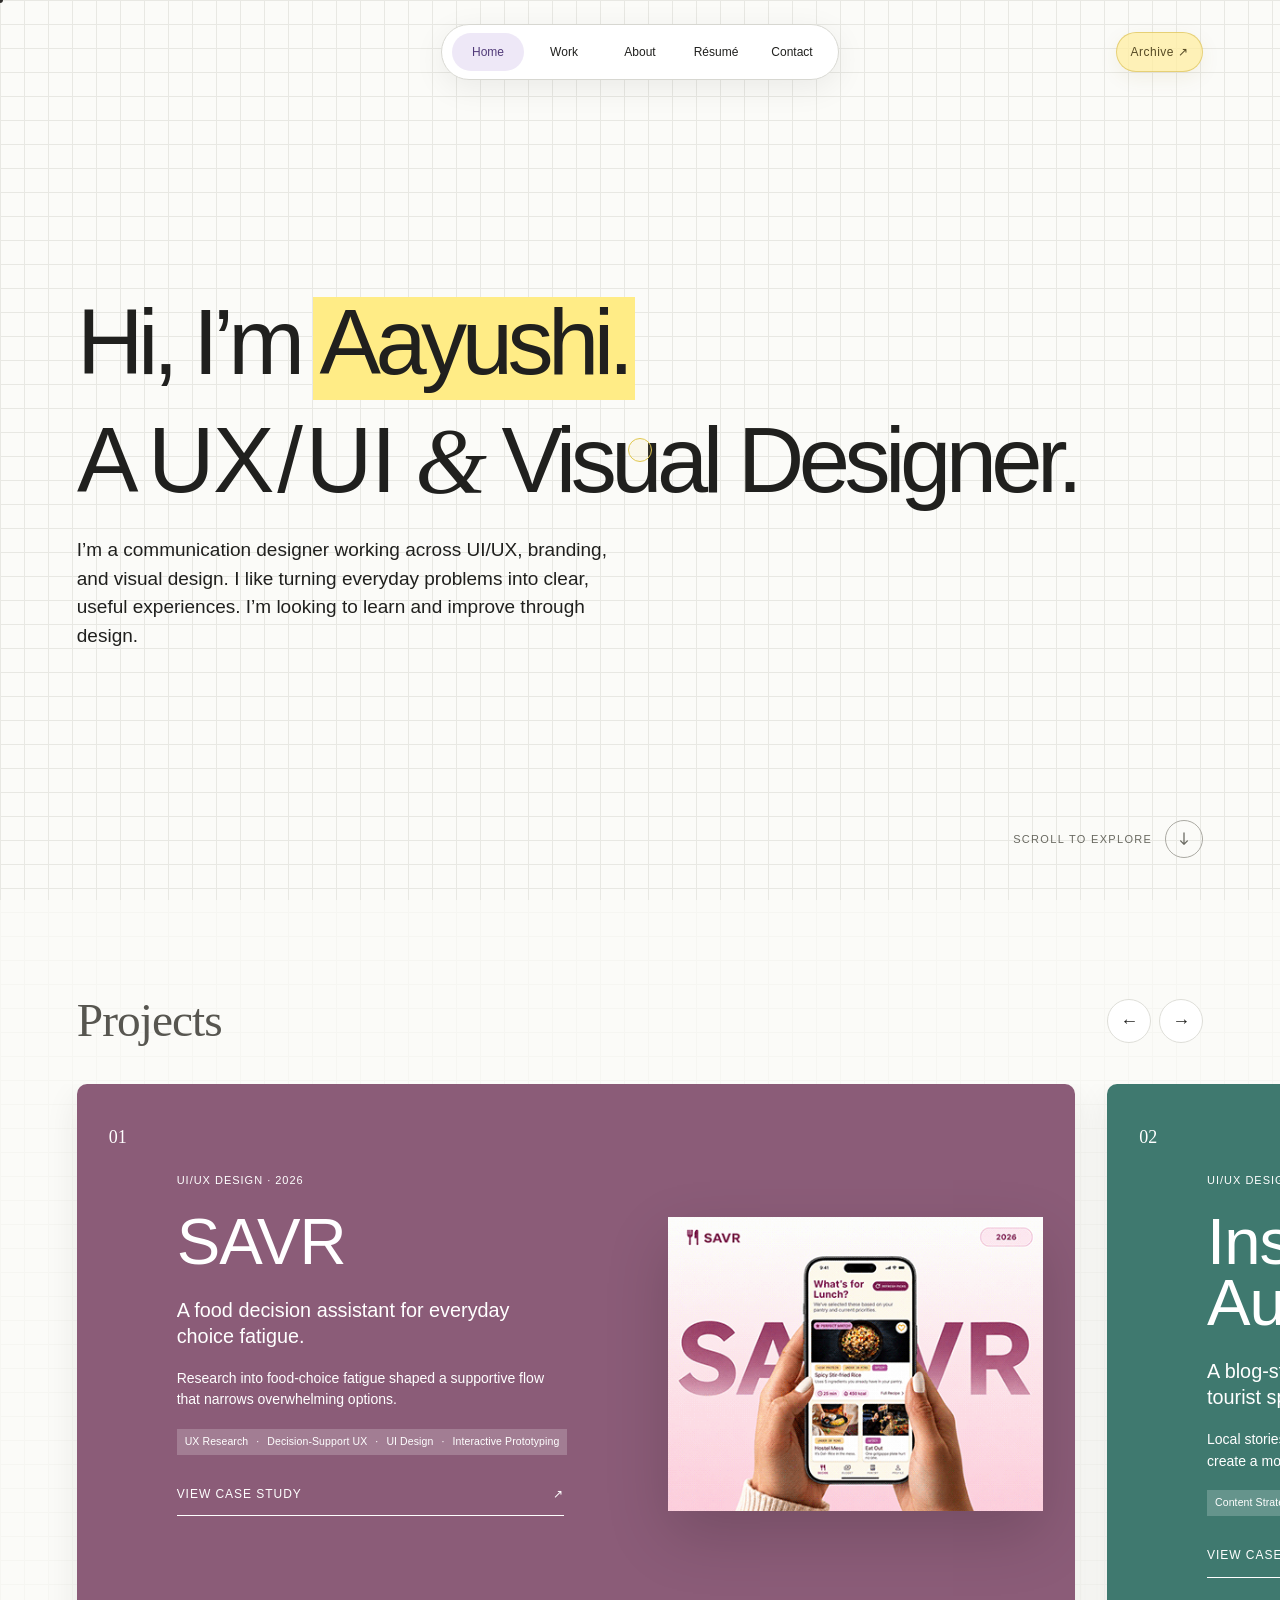
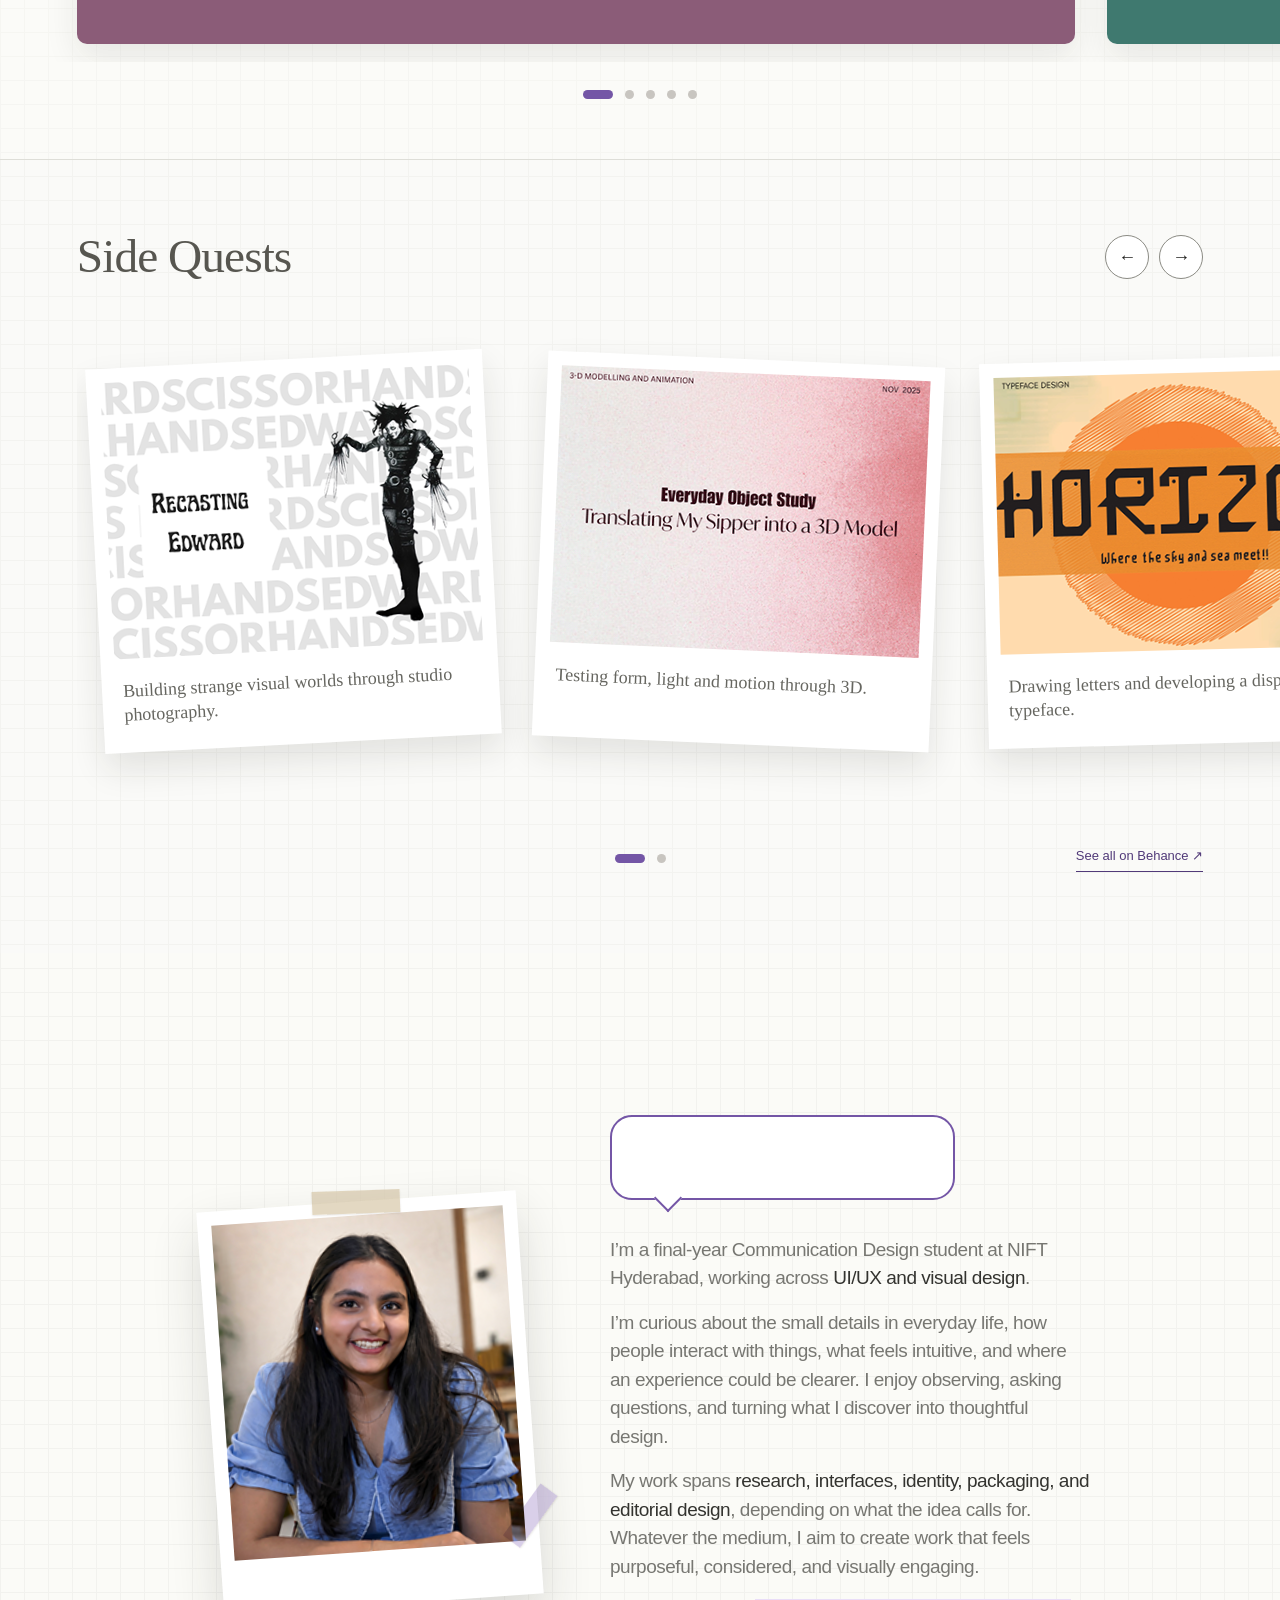
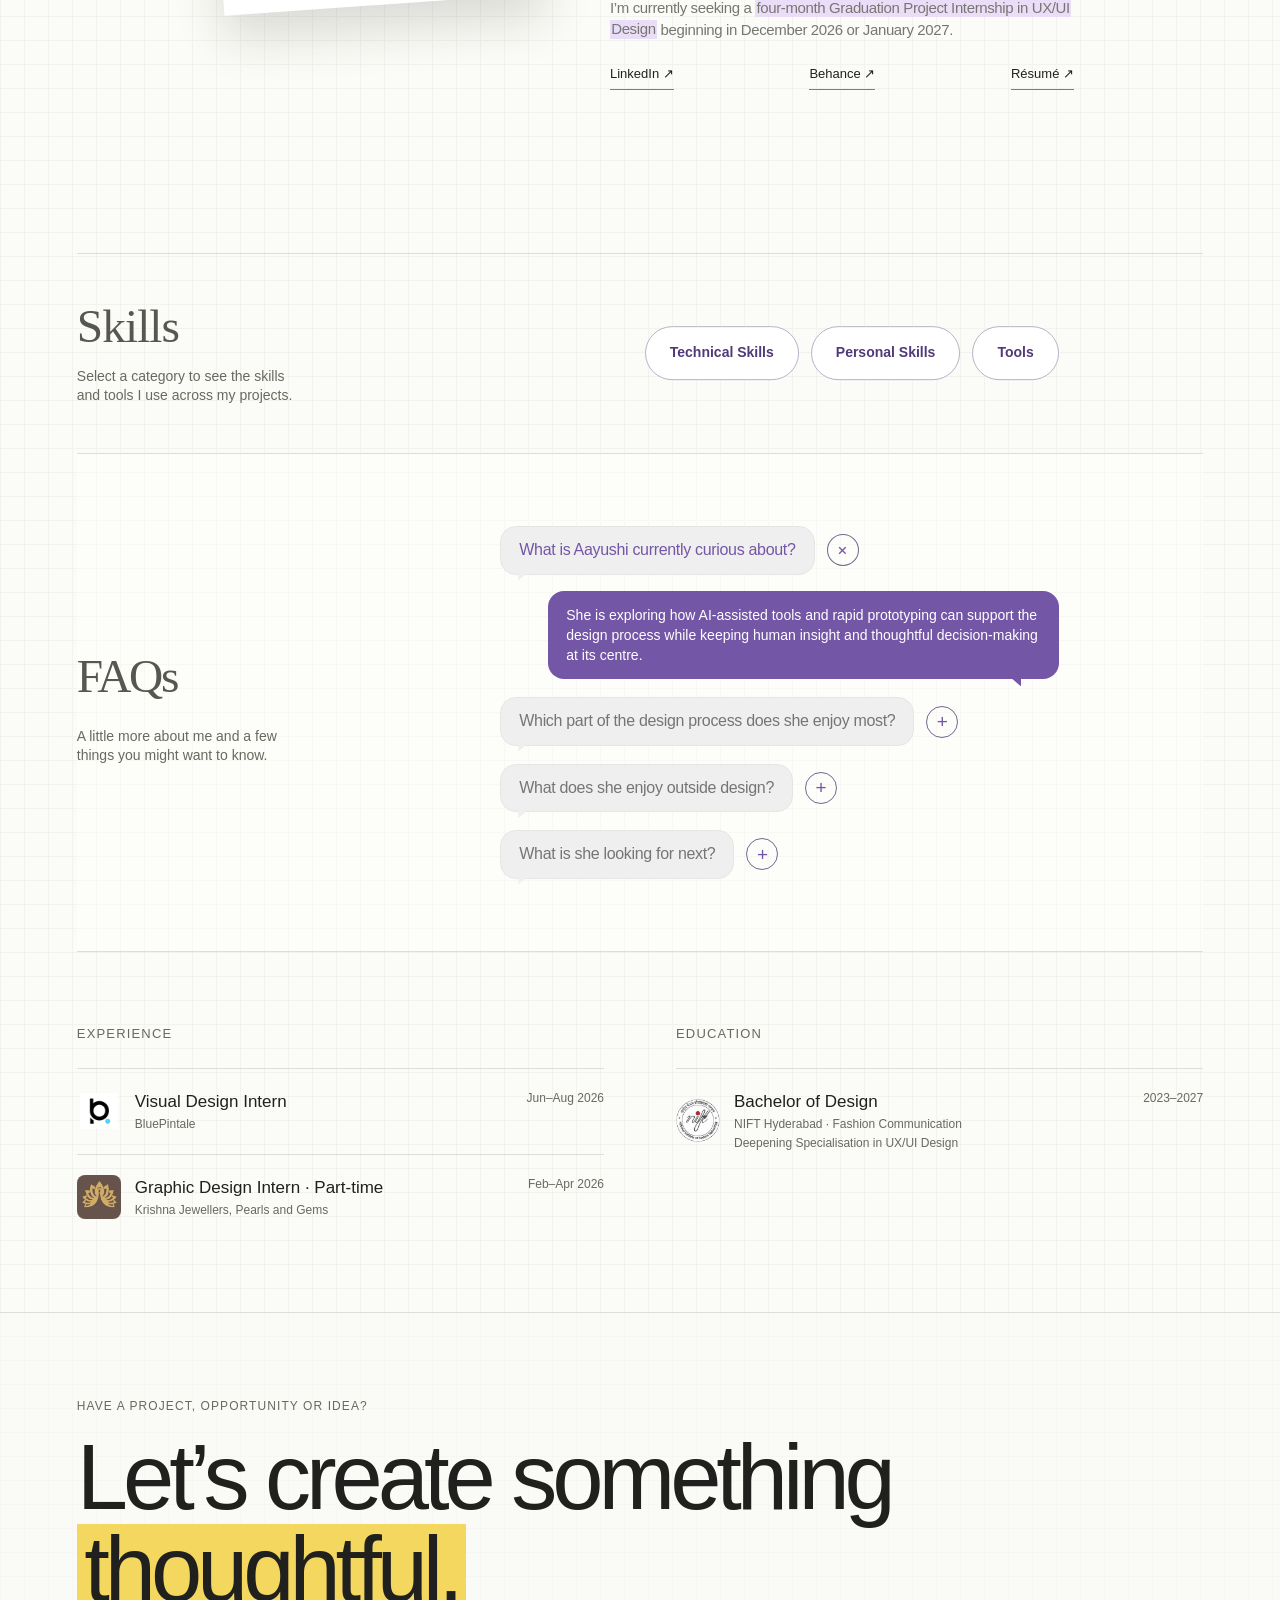
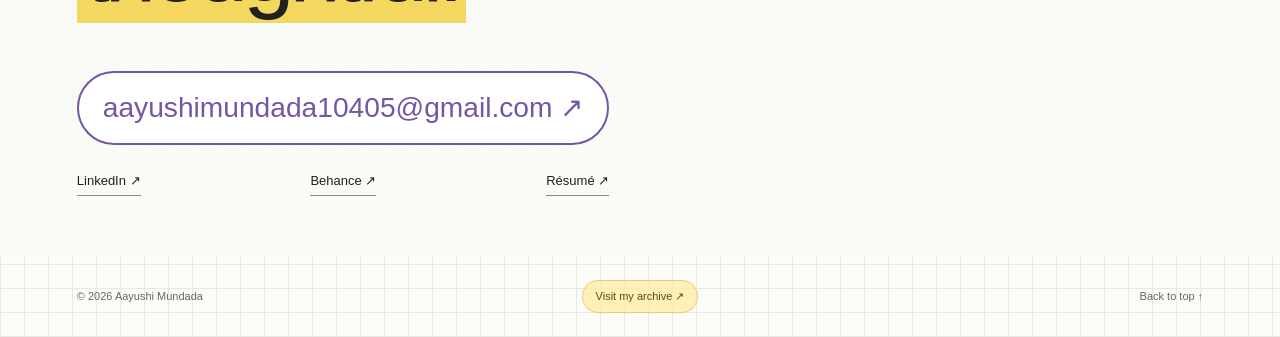
<file: index.html>
<!doctype html>
<html lang="en">
<head>
<meta charset="utf-8">
<meta name="viewport" content="width=device-width,initial-scale=1">
<meta name="description" content="Aayushi Mundada is a UX/UI and Visual Designer working across digital experiences, identity, packaging, research and editorial design.">
<title>AayushiMundada</title>
<link rel="stylesheet" href="styles.css?v=100">
</head>
<body>
<a class="skip" href="#work">Skip to selected work</a>
<header class="site-header">
<nav class="nav-shell" aria-label="Main navigation">
<div class="nav-links">
<a href="#home">Home</a>
<a href="#work">Work</a>
<a href="#about">About</a>
<a href="assets/aayushi-resume.pdf" target="_blank" rel="noopener">Résumé</a>
<a href="#contact">Contact</a>
</div>
</nav>
</header>
<a class="archive-corner-link" href="archive.html?v=100" aria-label="Open Aayushi's personal archive">Archive ↗</a>
<main id="top">
<section id="home" class="hero" aria-labelledby="hero-title">
<div class="hero-copy-group">
<h1 id="hero-title">
<span class="hero-line hero-hello">Hi, I’m <button class="hero-name" type="button" aria-label="Replay the introduction animation">Aayushi.</button>
</span>
<span class="hero-line hero-role">A <span class="outline-word word-one">UX<span class="title-slash">/</span>UI</span> <span class="hero-amp">&amp;</span> <span class="outline-word word-two">Visual</span> Designer.</span>
</h1>
<div class="hero-foot">
<p>I’m a communication designer working across UI/UX, branding, and visual design. I like turning everyday problems into clear, useful experiences. I’m looking to learn and improve through design.</p>
</div>
</div>
<a class="scroll-cue" href="#work">
<span class="scroll-label">Scroll to explore</span>
<span class="scroll-arrow" aria-hidden="true">
<svg viewBox="0 0 24 24" focusable="false">
<path d="M12 4v15M7.5 14.5 12 19l4.5-4.5"/>
</svg>
</span>
</a>
</section>
<section id="work" class="work" aria-labelledby="work-title">
<div class="work-head">
<h2 id="work-title">Projects</h2>
<div class="work-controls" aria-label="Project navigation">
<button type="button" data-scroll="-1" aria-label="Previous project">←</button>
<button type="button" data-scroll="1" aria-label="Next project">→</button>
</div>
</div>
<div class="work-track">
<article class="project savr">
<div class="project-number">01</div>
<div class="project-content">
<p class="project-meta">UI/UX Design · 2026 · Research → Prototype</p>
<h3>SAVR</h3>
<p class="project-purpose">A food decision assistant for everyday choice fatigue.</p>
<p class="project-summary">Research into food-choice fatigue shaped a supportive flow that narrows overwhelming options.</p>
<p class="project-tags">UX Research&nbsp;&nbsp;·&nbsp;&nbsp;Decision-Support UX&nbsp;&nbsp;·&nbsp;&nbsp;UI Design&nbsp;&nbsp;·&nbsp;&nbsp;Interactive Prototyping</p>
<a class="case-link" href="https://www.behance.net/gallery/256450741/SAVR-A-Food-Decision-Assistant-UXUI-CASE-STUDY" target="_blank" rel="noopener noreferrer">View case study <span>↗</span>
</a>
</div>
<a class="project-visual" href="https://www.behance.net/gallery/256450741/SAVR-A-Food-Decision-Assistant-UXUI-CASE-STUDY" target="_blank" rel="noopener noreferrer" aria-label="Open SAVR case study on Behance">
<img src="assets/savr.png" alt="SAVR food decision assistant project cover">
</a>
</article>
<article class="project aurangabad">
<div class="project-number">02</div>
<div class="project-content">
<p class="project-meta">UI/UX Design · 2025 · Structure → Interface</p>
<h3>Inside<br>Aurangabad</h3>
<p class="project-purpose">A blog-style guide to Aurangabad beyond tourist spots.</p>
<p class="project-summary">Local stories, lesser-known places and useful information create a more meaningful way to explore the city.</p>
<p class="project-tags">Content Strategy&nbsp;&nbsp;·&nbsp;&nbsp;Information Architecture&nbsp;&nbsp;·&nbsp;&nbsp;Editorial Web Design&nbsp;&nbsp;·&nbsp;&nbsp;Place Discovery</p>
<a class="case-link" href="https://www.behance.net/gallery/248182291/INSIDE-AURANGABAD-UXUI-CASE-STUDY" target="_blank" rel="noopener noreferrer">View case study <span>↗</span>
</a>
</div>
<a class="project-visual" href="https://www.behance.net/gallery/248182291/INSIDE-AURANGABAD-UXUI-CASE-STUDY" target="_blank" rel="noopener noreferrer" aria-label="Open Inside Aurangabad case study on Behance">
<img src="assets/aurangabad.png" alt="Inside Aurangabad tourism website project cover">
</a>
</article>
<article class="project mritika">
<div class="project-number">03</div>
<div class="project-content">
<p class="project-meta">Branding & Packaging · 2026 · Concept → System</p>
<h3>Mritika</h3>
<p class="project-purpose">A contemporary pottery identity rooted in handmade clay.</p>
<p class="project-summary">The tactile character of handmade clay shaped a cohesive identity and packaging system.</p>
<p class="project-tags">Brand Strategy&nbsp;&nbsp;·&nbsp;&nbsp;Logo Design&nbsp;&nbsp;·&nbsp;&nbsp;Visual Identity&nbsp;&nbsp;·&nbsp;&nbsp;Packaging Design</p>
<a class="case-link" href="https://www.behance.net/gallery/246824073/MRITIKA-Logo-Brand-Identity-Packaging" target="_blank" rel="noopener noreferrer">View case study <span>↗</span>
</a>
</div>
<a class="project-visual" href="https://www.behance.net/gallery/246824073/MRITIKA-Logo-Brand-Identity-Packaging" target="_blank" rel="noopener noreferrer" aria-label="Open Mritika case study on Behance">
<img src="assets/mritika.png" alt="Mritika brand identity and packaging project cover">
</a>
</article>
<article class="project yemmiganur">
<div class="project-number">04</div>
<div class="project-content">
<p class="project-meta">Craft Research · 2025 · Fieldwork → Documentation</p>
<h3>Yemmiganur</h3>
<p class="project-purpose">A field-led study of Yemmiganur weaving traditions.</p>
<p class="project-summary">Field visits, artisan interviews and visual documentation connected the craft to its people and context.</p>
<p class="project-tags">Field Research&nbsp;&nbsp;·&nbsp;&nbsp;Artisan Interviews&nbsp;&nbsp;·&nbsp;&nbsp;Craft Documentation&nbsp;&nbsp;·&nbsp;&nbsp;Research Synthesis</p>
<a class="case-link" href="https://www.behance.net/gallery/245856503/Craft-Research-and-Documentation-2025-Yemmiganur" target="_blank" rel="noopener noreferrer">View project <span>↗</span>
</a>
</div>
<a class="project-visual" href="https://www.behance.net/gallery/245856503/Craft-Research-and-Documentation-2025-Yemmiganur" target="_blank" rel="noopener noreferrer" aria-label="Open Yemmiganur project on Behance">
<img src="assets/yemmiganur.png" alt="Yemmiganur craft research project cover">
</a>
</article>
<article class="project magazine">
<div class="project-number">05</div>
<div class="project-content">
<p class="project-meta">Editorial Design · 2024 · Direction → Publication</p>
<h3>97° East</h3>
<p class="project-purpose">A student magazine with a shared editorial direction.</p>
<p class="project-summary">As Managing Editor, I led the visual direction, editorial layouts and design coordination.</p>
<p class="project-tags">Editorial Direction&nbsp;&nbsp;·&nbsp;&nbsp;Publication Design&nbsp;&nbsp;·&nbsp;&nbsp;Layout Systems&nbsp;&nbsp;·&nbsp;&nbsp;Team Leadership</p>
<a class="case-link" href="https://www.behance.net/gallery/218902781/97-EAST-MAGAZINE" target="_blank" rel="noopener noreferrer">View project <span>↗</span>
</a>
</div>
<a class="project-visual" href="https://www.behance.net/gallery/218902781/97-EAST-MAGAZINE" target="_blank" rel="noopener noreferrer" aria-label="Open 97° East project on Behance">
<img src="assets/magazine.png" alt="97° East magazine project cover">
</a>
</article>
</div>
<div class="project-dots" aria-label="Choose a project">
<button class="active" type="button" data-project="0" aria-label="Show SAVR" aria-current="true">
</button>
<button type="button" data-project="1" aria-label="Show Inside Aurangabad">
</button>
<button type="button" data-project="2" aria-label="Show Mritika">
</button>
<button type="button" data-project="3" aria-label="Show Yemmiganur">
</button>
<button type="button" data-project="4" aria-label="Show 97° East">
</button>
</div>
</section>
<section class="sidequests" aria-labelledby="sidequests-title">
<div class="sidequest-head">
<h2 id="sidequests-title">Side Quests</h2>
<div class="sidequest-controls" aria-label="Side quest navigation">
<button type="button" data-sidequest-scroll="-1" aria-label="Previous side quest">←</button>
<button type="button" data-sidequest-scroll="1" aria-label="Next side quest">→</button>
</div>
</div>
<div class="sidequest-track">
<a class="sidequest-card tilt-left" href="https://www.behance.net/gallery/244896457/Studio-Photography-Edward-Scissorhands" target="_blank" rel="noopener noreferrer">
<img src="assets/sidequest-photo.png" alt="Edward Scissorhands inspired studio photography">
<span>Building strange visual worlds through studio photography.</span>
</a>
<a class="sidequest-card tilt-right" href="https://www.behance.net/gallery/247882779/Blender-3D-Object-Rendering-and-animation" target="_blank" rel="noopener noreferrer">
<img src="assets/sidequest-3d.png" alt="3D object rendering and animation experiments">
<span>Testing form, light and motion through 3D.</span>
</a>
<a class="sidequest-card tilt-left-soft" href="https://www.behance.net/gallery/246921971/Horizon-Display-Typeface-Design" target="_blank" rel="noopener noreferrer">
<img src="assets/sidequest-type.png" alt="Horizon display typeface design">
<span>Drawing letters and developing a display typeface.</span>
</a>
<a class="sidequest-card tilt-right-soft" href="https://www.behance.net/gallery/247883889/KHILAAV-CONCEPT-SHOOT" target="_blank" rel="noopener noreferrer">
<img src="assets/sidequest-shoot.png" alt="Khilaav conceptual fashion shoot">
<span>Directing and styling conceptual fashion stories.</span>
</a>
</div>
<div class="sidequest-footer">
<div class="sidequest-dots" aria-label="Side quest progress">
<button class="active" type="button" data-sidequest="0" aria-label="Show the first side quest group" aria-current="true">
</button>
<button type="button" data-sidequest="1" aria-label="Show the second side quest group">
</button>
</div>
<a class="behance-link" href="https://www.behance.net/aayushimundada" target="_blank" rel="noopener noreferrer">See all on Behance ↗</a>
</div>
</section>
<section id="about" class="about" aria-labelledby="about-title">
<div class="about-intro">
<figure class="profile-polaroid">
<span class="tape tape-top" aria-hidden="true">
</span>
<span class="tape tape-side" aria-hidden="true">
</span>
<img src="assets/portrait.png" alt="Aayushi Mundada">
</figure>
<div class="intro-copy">
<h2 id="about-title">
<span>Hi, I’m <mark>Aayushi!</mark>
</span>
</h2>
<p class="intro-lead">I’m a final-year Communication Design student at NIFT Hyderabad, working across <strong>UI/UX and visual design</strong>.</p>
<p>I’m curious about the small details in everyday life, how people interact with things, what feels intuitive, and where an experience could be clearer. I enjoy observing, asking questions, and turning what I discover into thoughtful design.</p>
<p>My work spans <strong>research, interfaces, identity, packaging, and editorial design</strong>, depending on what the idea calls for. Whatever the medium, I aim to create work that feels purposeful, considered, and visually engaging.</p>
<p class="availability">I’m currently seeking a <mark>four-month Graduation Project Internship in UX/UI Design</mark> beginning in December 2026 or January 2027.</p>
<div class="about-links">
<a href="https://www.linkedin.com/in/aayushi-mundada" target="_blank" rel="noopener">LinkedIn ↗</a>
<a href="https://www.behance.net/aayushimundada" target="_blank" rel="noopener">Behance ↗</a>
<a href="assets/aayushi-resume.pdf" target="_blank" rel="noopener">Résumé ↗</a>
</div>
</div>
</div>
<div class="bring-table" aria-labelledby="skills-title">
<div class="bring-copy">
<h2 id="skills-title">Skills</h2>
<p>Select a category to see the skills and tools I use across my projects.</p>
</div>
<div class="skill-explorer">
<div class="skill-tabs" role="tablist" aria-label="Skill categories">
<button type="button" role="tab" aria-selected="false" data-skill-tab="technical">Technical Skills</button>
<button type="button" role="tab" aria-selected="false" data-skill-tab="personal">Personal Skills</button>
<button type="button" role="tab" aria-selected="false" data-skill-tab="tools">Tools</button>
</div>
<div class="skill-stage" aria-live="polite">
<div class="skill-cloud" data-skill-panel="technical">
<span style="--x:-280px;--y:-210px;--r:-3deg">User Research</span>
<span style="--x:0px;--y:-210px;--r:2deg">UI &amp; Web Design</span>
<span style="--x:280px;--y:-210px;--r:-2deg">Interaction Design</span>
<span style="--x:-300px;--y:-120px;--r:3deg">Information Architecture</span>
<span style="--x:0px;--y:-120px;--r:2deg">Wireframing &amp; Prototyping</span>
<span style="--x:300px;--y:-120px;--r:-3deg">Brand Identity Design</span>
<span style="--x:-300px;--y:-55px;--r:2deg">Graphic &amp; Editorial Design</span>
<span style="--x:0px;--y:-55px;--r:-2deg">AI-Assisted Design &amp; Vibe Coding</span>
<span style="--x:300px;--y:-55px;--r:-2deg">Design Systems</span>
<span style="--x:-300px;--y:100px;--r:3deg">Generative AI</span>
<span style="--x:0px;--y:100px;--r:-2deg">Prompt Engineering</span>
<span style="--x:300px;--y:100px;--r:2deg">Product Design</span>
<span style="--x:-280px;--y:195px;--r:3deg">UX Design</span>
<span style="--x:0px;--y:195px;--r:-2deg">User Flows</span>
<span style="--x:280px;--y:195px;--r:2deg">Research Synthesis</span>
</div>
<div class="skill-cloud" data-skill-panel="personal">
<span style="--x:-220px;--y:-190px;--r:-3deg">Research Synthesis</span>
<span style="--x:220px;--y:-190px;--r:3deg">Visual Storytelling</span>
<span style="--x:-280px;--y:-100px;--r:2deg">Collaboration</span>
<span style="--x:0px;--y:-100px;--r:-4deg">Attention to Detail</span>
<span style="--x:280px;--y:-100px;--r:-2deg">Adaptability &amp; Quick Learning</span>
<span style="--x:-280px;--y:100px;--r:3deg">Observational Thinking</span>
<span style="--x:0px;--y:100px;--r:-2deg">Insight Formation</span>
<span style="--x:280px;--y:100px;--r:2deg">Creative Problem-Solving</span>
<span style="--x:-220px;--y:190px;--r:-2deg">Clear Communication</span>
<span style="--x:0px;--y:190px;--r:2deg">Empathy</span>
<span style="--x:220px;--y:190px;--r:-2deg">Curiosity</span>
</div>
<div class="skill-cloud tool-cloud" data-skill-panel="tools">
<span style="--x:-220px;--y:-180px;--r:-3deg">
<i class="tool-logo adobe ai">Ai</i>Illustrator</span>
<span style="--x:0px;--y:-180px;--r:3deg">
<i class="tool-logo adobe ps">Ps</i>Photoshop</span>
<span style="--x:220px;--y:-180px;--r:2deg">
<i class="tool-logo adobe id">Id</i>InDesign</span>
<span style="--x:-280px;--y:-90px;--r:-3deg">
<i class="tool-logo adobe lr">Lr</i>Lightroom</span>
<span style="--x:0px;--y:-90px;--r:-2deg">
<svg class="tool-logo figma-logo-svg" viewBox="0 0 24 36" aria-hidden="true">
<path fill="#F24E1E" d="M0 6a6 6 0 0 1 6-6h6v12H6a6 6 0 0 1-6-6Z"/>
<path fill="#FF7262" d="M12 0h6a6 6 0 1 1 0 12h-6V0Z"/>
<path fill="#A259FF" d="M0 18a6 6 0 0 1 6-6h6v12H6a6 6 0 0 1-6-6Z"/>
<circle cx="18" cy="18" r="6" fill="#1ABCFE"/>
<path fill="#0ACF83" d="M0 30a6 6 0 0 1 6-6h6v6a6 6 0 1 1-12 0Z"/>
</svg>Figma</span>
<span style="--x:280px;--y:-90px;--r:3deg">
<img class="tool-logo canva-logo-image" src="assets/canva-logo.png" alt="">Canva</span>
<span style="--x:-220px;--y:150px;--r:-2deg">
<img class="tool-logo blender-logo-svg" src="assets/blender-logo.svg" alt="">Blender</span>
<span style="--x:0px;--y:150px;--r:2deg">
<img class="tool-logo ai-logo-image" src="assets/chatgpt-logo.png" alt="">ChatGPT</span>
<span style="--x:220px;--y:150px;--r:-2deg">
<img class="tool-logo ai-logo-image" src="assets/claude-logo.png" alt="">Claude</span>
<span style="--x:-280px;--y:70px;--r:2deg">
<img class="tool-logo procreate-logo-image" src="assets/procreate-logo.png" alt="">Procreate</span>
</div>
</div>
</div>
</div>
<div class="more">
<div class="more-title">
<h3>FAQs</h3>
<p class="faq-intro">A little more about me and a few things you might want to know.</p>
</div>
<div class="questions">
<details open>
<summary>
<span class="question-bubble">What is Aayushi currently curious about?</span>
<span class="faq-plus" aria-hidden="true">+</span>
</summary>
<div class="answer-row">
<p>She is exploring how AI-assisted tools and rapid prototyping can support the design process while keeping human insight and thoughtful decision-making at its centre.</p>
</div>
</details>
<details>
<summary>
<span class="question-bubble">Which part of the design process does she enjoy most?</span>
<span class="faq-plus" aria-hidden="true">+</span>
</summary>
<div class="answer-row">
<p>She especially enjoys making sense of research, identifying patterns and translating those insights into a clear structure that can guide the final experience.</p>
</div>
</details>
<details>
<summary>
<span class="question-bubble">What does she enjoy outside design?</span>
<span class="faq-plus" aria-hidden="true">+</span>
</summary>
<div class="answer-row">
<p>Travel, discovering new places, cooking and baking, exploring art across different mediums and trying unfamiliar experiences.</p>
</div>
</details>
<details>
<summary>
<span class="question-bubble">What is she looking for next?</span>
<span class="faq-plus" aria-hidden="true">+</span>
</summary>
<div class="answer-row">
<p>She is seeking a four-month Graduation Project Internship in UX/UI Design beginning in December 2026 or January 2027. Most importantly, she hopes to join a team where she can learn through real projects, thoughtful mentorship, collaboration and constructive feedback while contributing meaningfully along the way.</p>
</div>
</details>
</div>
</div>
<div class="history">
<div>
<h3>Experience</h3>
<div class="history-row">
<a class="history-identity" href="https://www.bluepintale.com/" target="_blank" rel="noopener noreferrer" aria-label="Visit the BluePintale website">
<img class="history-logo bluepintale-logo" src="assets/bluepintale-logo.png" alt="BluePintale logo">
<p>
<strong>Visual Design Intern</strong>
<span>BluePintale</span>
</p>
</a>
<time>Jun–Aug 2026</time>
</div>
<div class="history-row">
<a class="history-identity" href="https://krishnajewellers.com/" target="_blank" rel="noopener noreferrer" aria-label="Visit the Krishna Jewellers website">
<img class="history-logo krishna-logo" src="assets/krishna-jewellers-logo.png" alt="Krishna Jewellers logo">
<p>
<strong>Graphic Design Intern · Part-time</strong>
<span>Krishna Jewellers, Pearls and Gems</span>
</p>
</a>
<time>Feb–Apr 2026</time>
</div>
</div>
<div>
<h3>Education</h3>
<div class="history-row">
<a class="history-identity" href="https://www.nift.ac.in/hyderabad/" target="_blank" rel="noopener noreferrer" aria-label="Visit the NIFT Hyderabad website">
<img class="history-logo nift-logo" src="assets/nift-logo.png" alt="NIFT logo">
<p>
<strong>Bachelor of Design</strong>
<span>NIFT Hyderabad · Fashion Communication<br>Deepening Specialisation in UX/UI Design</span>
</p>
</a>
<time>2023–2027</time>
</div>
</div>
</div>
</section>
<section id="contact" class="contact">
<p>Have a project, opportunity or idea?</p>
<h2>Let’s create something<br>
<em>thoughtful.</em>
</h2>
<div class="contact-actions">
<a class="email" href="mailto:aayushimundada10405@gmail.com">aayushimundada10405@gmail.com ↗</a>
<div class="contact-links">
<a href="https://www.linkedin.com/in/aayushi-mundada" target="_blank" rel="noopener">LinkedIn ↗</a>
<a href="https://www.behance.net/aayushimundada" target="_blank" rel="noopener">Behance ↗</a>
<a href="assets/aayushi-resume.pdf" target="_blank" rel="noopener">Résumé ↗</a>
</div>
</div>
</section>
</main>
<footer>
<a href="#home" aria-label="Return to homepage">© 2026 Aayushi Mundada</a>
<a class="archive-footer-link" href="archive.html?v=100" aria-label="Open Aayushi's personal archive">Visit my archive ↗</a>
<a href="#top">Back to top ↑</a>
</footer>
<script src="script.js?v=97">
</script>
</body>
</html>
</file>
<file: styles.css>
:root{--ink:#20201e;--muted:#696961;--line:#deded8;--paper:#fff;--accent:#5c506d}*{box-sizing:border-box}html{scroll-behavior:smooth;scroll-padding-top:108px}body{margin:0;background:var(--paper);color:var(--ink);font-family:Arial,Helvetica,sans-serif;font-size:16px;line-height:1.55}a{color:inherit;text-decoration:none}button{font:inherit;color:inherit}a:focus-visible,button:focus-visible,summary:focus-visible{outline:2px solid currentColor;outline-offset:5px}.skip{position:fixed;top:-100px;left:24px;background:#fff;padding:12px 18px;z-index:100}.skip:focus{top:12px}.site-header{position:fixed;z-index:20;top:24px;left:0;right:0;display:flex;justify-content:center;padding:0 24px;pointer-events:none}.nav-shell{pointer-events:auto;width:min(720px,100%);height:60px;background:rgba(255,255,255,.94);border:1px solid #d7d7d1;border-radius:999px;display:flex;align-items:center;justify-content:space-between;padding:0 12px 0 24px;box-shadow:0 8px 32px rgba(20,20,18,.07);backdrop-filter:blur(12px)}.brand{font-size:17px;font-weight:700;letter-spacing:-.04em}.brand span{color:#ad593f}.nav-links{display:flex;align-items:center;gap:6px}.nav-links a{font-size:12px;padding:10px 12px;border-radius:999px}.nav-links a:hover,.nav-links a.active{background:#efefeb}.hero{min-height:100svh;padding:132px 6vw 48px;display:flex;flex-direction:column;justify-content:space-between}.hero-foot{display:flex;justify-content:space-between;align-items:flex-end;font-size:12px;text-transform:uppercase;letter-spacing:.09em}.hero h1{font-size:clamp(58px,8.9vw,136px);line-height:.96;letter-spacing:-.065em;font-weight:400;margin:auto 0 72px}.hero h1 em{font-family:Georgia,'Times New Roman',serif;font-weight:400}.reveal{display:block;overflow:hidden;padding-bottom:.08em}.reveal>span{display:block;animation:rise .9s cubic-bezier(.16,.8,.2,1) both}.reveal.delay>span{animation-delay:.13s}.hero-foot{margin-top:48px;padding-top:24px;border-top:1px solid var(--line)}.hero-foot p{max-width:56ch;margin:0;text-transform:none;letter-spacing:0;font-size:16px}.hero-foot a span{margin-left:24px}.work{position:relative;overflow:hidden;padding:72px 0 96px}.work-controls{display:flex;justify-content:flex-end;gap:8px;padding:0 6vw 24px}.work-controls button{width:44px;height:44px;border:1px solid var(--line);border-radius:50%;background:#fff;cursor:pointer;font-size:18px;transition:background .2s,color .2s}.work-controls button:hover{background:var(--ink);color:#fff}.work-track{display:flex;gap:36px;overflow-x:auto;padding:0 6vw 36px;scroll-snap-type:x mandatory;scroll-padding-left:6vw;overscroll-behavior-inline:contain;cursor:grab}.work-track:active{cursor:grabbing}.work-track::-webkit-scrollbar{height:5px}.work-track::-webkit-scrollbar-track{background:#ecece7;margin:0 6vw}.work-track::-webkit-scrollbar-thumb{background:#77776f}.project{--bg:#eee;--fg:#222;flex:0 0 min(82vw,1120px);min-height:660px;background:var(--bg);color:var(--fg);padding:48px;display:grid;grid-template-columns:repeat(12,1fr);gap:24px;position:relative;overflow:hidden;border-radius:18px;scroll-snap-align:start}.project-number{grid-column:1;font-family:Georgia,serif;font-size:18px}.project-content{grid-column:2/span 5;align-self:center;z-index:2}.project-meta{font-size:11px;text-transform:uppercase;letter-spacing:.09em;margin:0 0 30px}.project h3{font-size:clamp(58px,7vw,100px);line-height:.9;letter-spacing:-.06em;font-weight:400;margin:0 0 36px}.project-purpose{font-size:clamp(21px,1.9vw,28px);line-height:1.3;max-width:24ch;margin:0 0 24px}.project-summary{max-width:50ch;margin:0 0 24px;font-size:15px}.project-tags{font-size:11px;margin:0 0 42px;opacity:.75}.case-link{display:flex;justify-content:space-between;border-bottom:1px solid currentColor;padding-bottom:12px;text-transform:uppercase;letter-spacing:.08em;font-size:12px;max-width:420px}.case-link span{transition:transform .2s}.case-link:hover span{transform:translate(3px,-3px)}.project-visual{grid-column:7/span 6;align-self:center;position:relative;z-index:1}.project-visual img{display:block;width:100%;height:auto;box-shadow:0 24px 60px rgba(0,0,0,.16);transition:transform .35s cubic-bezier(.2,.7,.2,1)}.project-visual:hover img{transform:rotate(-1deg) scale(1.025)}.savr{--bg:#734f68;--fg:#fff}.aurangabad{--bg:#37625b;--fg:#fff}.mritika{--bg:#b65f3e;--fg:#fff}.yemmiganur{--bg:#65639c;--fg:#fff}.magazine{--bg:#e0a429;--fg:#231f18}.behance-strip{padding:36px 6vw;display:flex;justify-content:space-between;align-items:center;border-bottom:1px solid var(--line)}.behance-strip span{font-size:13px;color:var(--muted)}.behance-strip strong{font-size:20px;font-weight:400}.about{padding:108px 6vw 0}.about-heading{display:grid;grid-template-columns:repeat(12,1fr);gap:24px;padding-bottom:72px}.about-heading>p{grid-column:1/span 3;text-transform:uppercase;letter-spacing:.09em;font-size:12px;margin:0}.about-heading h2{grid-column:5/span 8;font-size:clamp(42px,5.3vw,76px);line-height:1.08;letter-spacing:-.045em;font-weight:400;margin:0}.about-main{display:grid;grid-template-columns:repeat(12,1fr);gap:24px;padding-bottom:96px}.about-main figure{grid-column:1/span 4;margin:0}.about-main img{width:100%;display:block}.about-main figcaption{font-size:11px;color:var(--muted);margin-top:10px}.about-copy{grid-column:6/span 7;align-self:center}.about-copy .lead{font-size:clamp(24px,2.5vw,36px);line-height:1.3;color:var(--ink)}.about-copy p{max-width:57ch;color:var(--muted);margin:0 0 24px}.about-copy a{display:inline-block;border-bottom:1px solid;padding-bottom:6px;font-size:14px}.more{display:grid;grid-template-columns:3fr 9fr;gap:72px;padding:96px 0;border-top:1px solid var(--line)}.more-title p{font-size:14px;color:#767676;margin:0 0 18px}.more-title h3{font-family:Georgia,'Times New Roman',serif;font-size:44px;letter-spacing:-.05em;font-weight:400;color:#767676;margin:0}.questions{display:flex;flex-direction:column;gap:28px}.questions details{border:0}.questions summary{list-style:none;display:flex;align-items:center;justify-content:flex-start;gap:12px;cursor:pointer;padding:0;width:100%}.questions summary::-webkit-details-marker{display:none}.question-bubble{position:relative;width:fit-content;max-width:calc(100% - 48px);padding:12px 18px;background:#f4f4f5;color:#757575;border-radius:16px;font-size:16px;letter-spacing:-.02em;line-height:1.55}.question-bubble:after{content:'';position:absolute;left:17px;bottom:-7px;width:14px;height:12px;background:#f4f4f5;clip-path:polygon(0 0,100% 0,0 100%)}.faq-plus{flex:0 0 32px;width:32px;height:32px;border:1px solid #71717b;border-radius:50%;display:grid;place-items:center;color:#71717b;font-size:19px;line-height:1;transition:transform .2s}.questions details[open] .question-bubble{color:#0d9afe}.questions details[open] .faq-plus{transform:rotate(45deg)}.answer-row{padding-top:16px;padding-left:48px}.answer-row p{position:relative;width:fit-content;max-width:78%;margin:0;padding:14px 18px;background:#0d9afe;color:#fff;border-radius:16px;font-size:14px;line-height:1.6}.answer-row p:after{content:'';position:absolute;left:17px;bottom:-7px;width:14px;height:12px;background:#0d9afe;clip-path:polygon(0 0,100% 0,0 100%)}.history{border-top:1px solid var(--line);display:grid;grid-template-columns:1fr 1fr;gap:72px;padding:72px 0 96px}.history h3{font-size:13px;font-weight:400;text-transform:uppercase;letter-spacing:.09em;color:var(--muted);margin:0 0 24px}.history-row{display:flex;justify-content:space-between;gap:24px;padding:20px 0;border-top:1px solid var(--line)}.history-row p{margin:0}.history-row strong,.history-row span{display:block}.history-row strong{font-weight:400;font-size:17px}.history-row span,.history-row time{font-size:12px;color:var(--muted)}.history-row time{white-space:nowrap}.contact{background:#242320;color:#fff;padding:108px 6vw 60px}.contact>p{font-size:12px;text-transform:uppercase;letter-spacing:.09em;margin:0 0 48px}.contact h2{font-size:clamp(56px,7.5vw,108px);line-height:.98;letter-spacing:-.055em;font-weight:400;margin:0 0 60px}.email{display:inline-block;font-size:clamp(17px,2.2vw,30px);border-bottom:1px solid #77766e;padding-bottom:9px}.contact-links{display:flex;gap:30px;margin-top:60px;font-size:13px}footer{padding:24px 6vw;display:flex;justify-content:space-between;font-size:11px;color:var(--muted)}@keyframes rise{from{transform:translateY(115%)}to{transform:translateY(0)}}@media(max-width:900px){.project{flex-basis:86vw;min-height:620px}.project-content{grid-column:1/span 6}.project-number{display:none}.project-visual{grid-column:7/span 6}.project h3{font-size:64px}.about-main figure{grid-column:1/span 5}.about-copy{grid-column:6/span 7}}@media(max-width:640px){html{scroll-padding-top:84px}.site-header{top:12px;padding:0 12px}.nav-shell{height:52px;padding:0 8px 0 16px}.nav-links{gap:0}.nav-links a{font-size:10px;padding:9px 8px}.hero{padding:96px 24px 36px;min-height:680px}.hero h1{font-size:clamp(51px,15vw,84px);line-height:1.01;margin:auto 0 72px}.hero-foot{align-items:flex-start;gap:36px;flex-direction:column}.hero-foot p{font-size:14px}.work{padding:48px 0 72px}.work-controls{padding:0 24px 18px}.work-track{gap:18px;padding:0 24px 24px;scroll-padding-left:24px}.project{flex:0 0 86vw;min-height:0;padding:36px 24px 42px;display:flex;flex-direction:column;gap:36px;border-radius:14px}.project-content{order:1}.project-visual{order:2}.project h3{font-size:64px}.project-purpose{font-size:22px}.project-summary{font-size:14px}.behance-strip{padding:30px 24px;align-items:flex-start;gap:12px;flex-direction:column}.behance-strip strong{font-size:18px}.about{padding:72px 24px 0}.about-heading{display:block;padding-bottom:48px}.about-heading>p{margin-bottom:24px}.about-heading h2{font-size:42px}.about-main{display:flex;flex-direction:column;gap:36px;padding-bottom:72px}.about-main figure{max-width:330px}.about-copy .lead{font-size:25px}.more{display:block;padding:54px 0}.more-title{margin-bottom:36px}.more-title h3{font-size:36px}.questions{gap:24px}.question-bubble{font-size:14px;max-width:calc(100% - 44px)}.answer-row{padding-left:24px}.answer-row p{max-width:92%;font-size:13px}.history{grid-template-columns:1fr;gap:48px;padding:54px 0 72px}.contact{padding:72px 24px 48px}.contact h2{font-size:56px}.email{font-size:15px;overflow-wrap:anywhere}.contact-links{gap:22px;flex-wrap:wrap}footer{padding:20px 24px}}@media(prefers-reduced-motion:reduce){html{scroll-behavior:auto}*,*:before,*:after{animation:none!important;transition:none!important}}
.sr-only{position:absolute;width:1px;height:1px;padding:0;margin:-1px;overflow:hidden;clip:rect(0,0,0,0);white-space:nowrap;border:0}

/* Scrapbook language shared across the site */
body{background-color:#fbfbf8;background-image:linear-gradient(#e8e8e3 1px,transparent 1px),linear-gradient(90deg,#e8e8e3 1px,transparent 1px);background-size:24px 24px}
.hero h1 em,.contact h2 em{font-style:normal;background:linear-gradient(transparent 64%,#ffecaa 64%);padding:0 .04em}
.work{background:rgba(251,251,248,.72)}
.project{border:12px solid #fff;border-radius:4px;box-shadow:0 16px 42px rgba(31,31,27,.11)}
.behance-strip{margin:0 6vw;padding:36px 0;border-top:1px solid var(--line);background:rgba(251,251,248,.72)}

/* About */
.about{padding:144px 6vw 0;background:rgba(251,251,248,.54)}
.about-intro{display:grid;grid-template-columns:repeat(12,1fr);gap:24px;align-items:center;min-height:680px;padding:48px 0 132px}
.profile-polaroid{grid-column:1/span 5;position:relative;width:min(100%,500px);margin:0;transform:rotate(-4deg);padding:18px 18px 50px;background:#fff;box-shadow:0 22px 50px rgba(36,35,31,.16)}
.profile-polaroid img{display:block;width:100%;aspect-ratio:4/4.6;object-fit:cover;filter:saturate(.88) contrast(.96)}
.profile-polaroid figcaption{position:absolute;left:20px;bottom:17px;font-family:Georgia,'Times New Roman',serif;font-size:13px;color:#686862}
.sticker{position:absolute;z-index:2;display:grid;place-items:center;color:#fff;background:#4775d1;box-shadow:0 5px 10px rgba(30,63,121,.16)}
.sticker-flower{width:62px;height:62px;right:-24px;top:44px;border-radius:42% 58% 45% 55%;font-size:30px;transform:rotate(12deg)}
.sticker-star{width:42px;height:42px;left:-14px;bottom:78px;border-radius:10px;font-size:23px;transform:rotate(-14deg)}
.intro-copy{grid-column:7/span 6;position:relative;align-self:center}
.intro-copy h2{display:inline-block;position:relative;margin:0 0 54px;padding:18px 30px;border:2px solid #2d7df2;border-radius:28px;color:#2d7df2;font-size:clamp(42px,5vw,72px);font-weight:400;line-height:1;letter-spacing:-.055em;background:#fff}
.intro-copy h2:after{content:'';position:absolute;left:54px;bottom:-20px;width:25px;height:24px;background:#fff;border-left:2px solid #2d7df2;clip-path:polygon(0 0,100% 0,0 100%);transform:skew(-18deg)}
.intro-copy h2 mark,.intro-copy .availability mark{color:inherit;background:linear-gradient(transparent 55%,#ffeb9d 55%);padding:0 .05em}
.cursor-doodle{position:absolute;right:6%;top:98px;color:#2d7df2;font-size:28px;transform:rotate(12deg)}
.intro-copy p{max-width:31ch;margin:0 0 22px;color:#777772;font-size:clamp(20px,2vw,30px);line-height:1.34;letter-spacing:-.025em}
.intro-copy p strong{color:#33332f;font-weight:500}
.intro-copy .availability{font-size:clamp(18px,1.5vw,23px)}
.about-links{display:flex;gap:26px;flex-wrap:wrap;margin-top:36px;font-size:13px}
.about-links a{border-bottom:1px solid #7e7e77;padding-bottom:5px}

/* Side quests */
.sidequests{padding:96px 0 128px;border-top:1px solid var(--line);overflow:hidden}
.sidequest-head{display:flex;align-items:center;justify-content:space-between;margin-bottom:48px}
.sidequest-head h3{margin:0;color:#73736e;font-family:Georgia,'Times New Roman',serif;font-size:clamp(42px,5vw,72px);font-weight:400;letter-spacing:-.05em}
.sidequest-controls{display:flex;gap:10px}
.sidequest-controls button{width:46px;height:46px;border:1px solid #8b8b84;border-radius:50%;background:#fff;cursor:pointer;font-size:18px}
.sidequest-controls button:hover{background:#2d7df2;border-color:#2d7df2;color:#fff}
.sidequest-track{display:flex;gap:48px;overflow-x:auto;padding:30px 5vw 48px 18px;margin-right:-6vw;scroll-snap-type:x mandatory;scroll-padding-left:18px;overscroll-behavior-inline:contain}
.sidequest-track::-webkit-scrollbar{height:5px}.sidequest-track::-webkit-scrollbar-track{background:#e6e6e0}.sidequest-track::-webkit-scrollbar-thumb{background:#7b7b74}
.sidequest-card{flex:0 0 min(31vw,400px);scroll-snap-align:start;padding:14px 14px 26px;background:#fff;box-shadow:0 18px 38px rgba(32,32,28,.13);transition:transform .25s ease,box-shadow .25s ease}
.sidequest-card img{display:block;width:100%;aspect-ratio:4/3;object-fit:cover;margin-bottom:20px}
.sidequest-card span{display:block;padding:0 7px;color:#666660;font-family:Georgia,'Times New Roman',serif;font-size:18px;line-height:1.35}
.sidequest-card:hover{box-shadow:0 24px 48px rgba(32,32,28,.18)}
.tilt-left{transform:rotate(-3deg)}.tilt-right{transform:rotate(2.5deg)}.tilt-left-soft{transform:rotate(-1.5deg)}.tilt-right-soft{transform:rotate(1.5deg)}
.tilt-left:hover,.tilt-right:hover,.tilt-left-soft:hover,.tilt-right-soft:hover{transform:rotate(0) translateY(-7px)}

.more{grid-template-columns:4fr 8fr;padding:112px 0;background:rgba(255,255,255,.35)}
.more-title p{text-transform:uppercase;letter-spacing:.09em;font-size:11px}
.more-title h3{font-size:clamp(48px,5vw,70px)}
.questions{gap:24px}
.question-bubble{background:#efefef;border:1px solid #e5e5e5}
.question-bubble:after{background:#efefef}
.history{padding-top:96px}

/* Contact uses the same light paper world */
.contact{background:rgba(251,251,248,.8);color:var(--ink);border-top:1px solid var(--line)}
.contact>p{color:var(--muted)}
.email{border:2px solid #2d7df2;border-radius:999px;padding:13px 24px;color:#2d7df2;background:#fff}
.contact-links a{border-bottom:1px solid #888880;padding-bottom:4px}

@media(max-width:900px){.about-intro{min-height:600px}.profile-polaroid{grid-column:1/span 5}.intro-copy{grid-column:6/span 7}.intro-copy h2{font-size:48px}.sidequest-card{flex-basis:42vw}}
@media(max-width:640px){body{background-size:18px 18px}.project{border-width:8px}.behance-strip{margin:0 24px;padding:30px 0}.about{padding:96px 24px 0}.about-intro{display:flex;flex-direction:column;align-items:stretch;gap:72px;min-height:0;padding:24px 0 88px}.profile-polaroid{width:88%;align-self:center;padding:12px 12px 42px}.profile-polaroid figcaption{bottom:14px}.sticker-flower{width:50px;height:50px;right:-18px}.intro-copy h2{font-size:42px;margin-bottom:46px;padding:15px 22px;border-radius:22px}.cursor-doodle{top:82px}.intro-copy p{font-size:21px;max-width:none}.intro-copy .availability{font-size:18px}.sidequests{padding:72px 0 96px}.sidequest-head{align-items:flex-end}.sidequest-head h3{font-size:45px;max-width:5ch;line-height:1}.sidequest-track{gap:28px;margin-right:-24px;padding-left:12px}.sidequest-card{flex-basis:78vw}.sidequest-card span{font-size:16px}.more{padding:72px 0}.more-title h3{font-size:48px}.contact{padding-top:84px}.email{font-size:14px;padding:11px 16px}}

/* Typographic landing motion inspired by the supplied reference */
.hero-line{display:block;will-change:transform,opacity}
.hero-hello{animation:hero-line-in .72s cubic-bezier(.2,.78,.2,1) .08s both}
.hero-role{animation:hero-line-in .72s cubic-bezier(.2,.78,.2,1) .32s both}
.hero-name{position:relative;z-index:0;color:inherit;background:none;padding:0 .04em}
.hero-name:before{content:'';position:absolute;z-index:-1;left:0;right:0;bottom:.08em;height:.34em;background:#ffec86;transform:scaleX(0);transform-origin:left center;animation:highlight-wipe .7s cubic-bezier(.2,.78,.2,1) .72s forwards}
.outline-word{color:transparent;-webkit-text-stroke:1.5px var(--ink);paint-order:stroke fill;animation:outline-fill .65s ease forwards}
.word-one{animation-delay:1.05s}.word-two{animation-delay:1.28s}
.hero-amp{font-family:Georgia,'Times New Roman',serif;font-style:italic;font-weight:400}
.hero-foot{justify-content:flex-start}.hero-foot p{max-width:78ch}
.hero{justify-content:center}.hero-copy-group{width:100%;margin-top:48px}.hero-copy-group .hero-foot{margin-top:30px;padding-top:0;border-top:0}.hero-copy-group h1{margin:0}
@media(max-width:640px){.hero-copy-group{margin-top:32px}.hero-copy-group .hero-foot{margin-top:24px}}
.hero h1{font-size:clamp(52px,7.2vw,108px);line-height:.98;letter-spacing:-.06em}
@media(max-width:640px){.hero h1{font-size:clamp(42px,12.5vw,66px);line-height:1.03}}
.hero-name{display:inline-block;padding:0 .07em;margin:0 -.07em}
.hero-name:before{top:-.01em;right:0;bottom:-.13em;left:0;height:auto}
.outline-word{display:inline-block}
.word-one{letter-spacing:-.015em}
.title-slash{display:inline-block;margin:0 .045em}
.hero-copy-group .hero-foot{width:min(53vw,760px)}
.hero-copy-group .hero-foot p{max-width:none;font-size:19px;line-height:1.5}
@media(max-width:640px){.hero-copy-group .hero-foot{width:100%}.hero-copy-group .hero-foot p{font-size:16px;line-height:1.55}}

/* Refined horizontal project rail */
.work-track{gap:32px}
.project{flex:0 0 min(78vw,1040px);min-height:560px;padding:40px;border:0;border-radius:10px;box-shadow:0 14px 34px rgba(31,31,27,.09)}
.project-content{grid-column:2/span 5;min-width:0}
.project-visual{grid-column:8/span 5;min-width:0}
.project h3{max-width:100%;margin-bottom:26px;font-size:clamp(46px,5.1vw,76px);line-height:.94;letter-spacing:-.05em}
.project-meta{margin-bottom:22px}.project-purpose{font-size:clamp(19px,1.55vw,24px);margin-bottom:18px}.project-summary{font-size:14px;margin-bottom:18px}.project-tags{margin-bottom:30px}
.savr{--bg:#75636f;--fg:#fff}.aurangabad{--bg:#4f706a;--fg:#fff}.mritika{--bg:#a96f59;--fg:#fff}.yemmiganur{--bg:#777699;--fg:#fff}.magazine{--bg:#d2ad63;--fg:#28241e}
.project-meta{display:block}
.project-purpose{width:100%;max-width:32ch}
.project-tags{display:inline-block;width:fit-content;padding:5px 8px;background:rgba(255,255,255,.2);color:inherit;opacity:1;line-height:1.5}
.project-tags{display:flex;flex-wrap:wrap;width:max-content;max-width:100%;column-gap:0;row-gap:2px}
.project-tags span{display:inline-flex;white-space:nowrap}
.project-tags span:not(:last-child):after{content:'·';margin:0 8px}
.magazine .project-tags{background:rgba(255,255,255,.3)}
.case-link:hover{font-weight:700}
.project h3{letter-spacing:-.015em}
.savr{--bg:#8b5c78;--fg:#fff}.aurangabad{--bg:#3f796f;--fg:#fff}.mritika{--bg:#c17352;--fg:#fff}.yemmiganur{--bg:#7874b4;--fg:#fff}.magazine{--bg:#d9aa45;--fg:#28241e}
.magazine{--bg:#8f6118;--fg:#fff}
.project{padding:40px 32px}
.project-content{grid-column:2/span 5;align-self:start;padding-top:48px;margin-left:-12px}
.project-purpose{max-width:36ch}
.yemmiganur .project-purpose{width:calc(100% + 48px);font-size:clamp(19px,1.45vw,23px)}
@media(min-width:901px){.project-purpose,.project-summary{display:-webkit-box;-webkit-box-orient:vertical;-webkit-line-clamp:2;overflow:hidden}.project-tags{width:max-content;max-width:none;flex-wrap:nowrap;white-space:nowrap;font-size:10.5px;letter-spacing:.01em}}
@media(max-width:900px){.project{flex-basis:82vw;min-height:520px;padding:34px}.project-content{grid-column:1/span 5}.project-visual{grid-column:7/span 6}.project h3{font-size:56px}}
@media(max-width:640px){.work-track{gap:20px}.project{flex:0 0 86vw;min-height:0;padding:30px 24px 34px;border:0;border-radius:8px}.project-content{padding-top:0;margin-left:0}.project h3{font-size:52px}.project-purpose,.yemmiganur .project-purpose{width:100%;font-size:20px}.project-tags{width:100%;max-width:100%}.project-tags span:not(:last-child):after{margin:0 6px}}
@keyframes hero-line-in{from{opacity:0;transform:translateY(38px)}to{opacity:1;transform:translateY(0)}}
@keyframes highlight-wipe{to{transform:scaleX(1)}}
@keyframes outline-fill{0%{color:transparent;-webkit-text-stroke-color:var(--ink)}100%{color:var(--ink);-webkit-text-stroke-color:transparent}}
@media(prefers-reduced-motion:reduce){.hero-name:before{transform:scaleX(1)}.outline-word{color:var(--ink);-webkit-text-stroke:0}}

/* October refinement: clearer navigation, purposeful rails, lilac accents */
:root{--lilac:#7456a6;--lilac-dark:#513a79;--lilac-soft:#eee8f7}
.nav-shell{width:auto;min-width:520px;height:56px;justify-content:center;padding:0 10px}
.nav-links{justify-content:center;gap:4px}
.nav-links a{font-size:12px;padding:10px 15px}
.nav-links a:hover,.nav-links a.active{background:var(--lilac-soft);color:var(--lilac-dark)}

.hero{position:relative}
.hero-role{margin-top:clamp(18px,2.2vw,32px)}
.scroll-cue{position:absolute;right:6vw;bottom:42px;display:flex;align-items:center;gap:13px;color:var(--muted);font-size:11px;text-transform:uppercase;letter-spacing:.12em}
.scroll-label{display:flex;align-items:center;height:38px;line-height:1}
.scroll-arrow{display:flex;align-items:center;justify-content:center;flex:0 0 38px;width:38px;height:38px;border:1px solid #aaa9a2;border-radius:50%;animation:cue-bob 1.8s ease-in-out infinite}
.scroll-arrow svg{display:block;width:18px;height:18px;overflow:visible}
.scroll-arrow path{fill:none;stroke:currentColor;stroke-width:1.7;stroke-linecap:round;stroke-linejoin:round}
@keyframes cue-bob{0%,100%{transform:translateY(0)}50%{transform:translateY(5px)}}

.work{padding-top:96px}
.work-head{display:flex;align-items:flex-end;justify-content:space-between;padding:0 6vw 38px}
.work-head h2{margin:0;font-family:Georgia,'Times New Roman',serif;font-size:clamp(46px,5.4vw,76px);font-weight:400;line-height:1;letter-spacing:-.05em}
.work-controls{padding:0}
.work-track{padding-bottom:18px;scrollbar-width:none}
.work-track::-webkit-scrollbar{display:none}
.project-dots{display:flex;align-items:center;justify-content:center;gap:12px;padding:28px 6vw 0}
.project-dots button{width:9px;height:9px;padding:0;border:0;border-radius:50%;background:#c8c5c0;cursor:pointer;transition:width .25s ease,background .25s ease,border-radius .25s ease}
.project-dots button:hover{background:#8d8983}
.project-dots button.active{width:30px;border-radius:999px;background:var(--lilac)}

.sidequests{padding:112px 6vw 132px;border-top:1px solid var(--line);background:rgba(251,251,248,.62)}
.sidequest-head{align-items:flex-end}
.section-kicker{margin:0 0 14px;color:var(--muted);font-size:11px;text-transform:uppercase;letter-spacing:.11em}
.sidequest-head h2{margin:0;color:#575650;font-family:Georgia,'Times New Roman',serif;font-size:clamp(48px,5vw,72px);font-weight:400;line-height:1;letter-spacing:-.05em}
.sidequest-actions{display:flex;align-items:center;gap:28px}
.behance-link{padding-bottom:5px;border-bottom:1px solid currentColor;color:var(--lilac-dark);font-size:13px}
.sidequest-controls button:hover{background:var(--lilac);border-color:var(--lilac);color:#fff}
.sidequest-track{margin-right:-6vw}

.about{padding-top:132px}
.profile-polaroid{padding:18px 18px 78px}
.profile-polaroid img{filter:saturate(1.12) contrast(1.01)}
.profile-polaroid figcaption,.sticker,.cursor-doodle{display:none}
.tape{position:absolute;z-index:3;display:block;background:rgba(220,205,177,.78);box-shadow:0 1px 2px rgba(70,61,45,.12);mix-blend-mode:multiply}
.tape-top{width:104px;height:27px;top:-13px;left:50%;transform:translateX(-50%) rotate(2deg)}
.tape-side{width:76px;height:24px;right:-28px;bottom:92px;transform:rotate(-50deg);background:rgba(205,192,226,.76)}
.intro-copy h2{border-color:var(--lilac);color:var(--lilac);overflow:visible}
.intro-copy h2:after{left:58px;bottom:-13px;width:24px;height:24px;background:#fff;border:0;border-right:2px solid var(--lilac);border-bottom:2px solid var(--lilac);clip-path:none;transform:rotate(45deg);z-index:0}
.intro-copy h2>span{position:relative;z-index:1}
.intro-copy h2 mark{display:inline-block;background:#eadff8;padding:.03em .1em .08em;box-decoration-break:clone;-webkit-box-decoration-break:clone}
.intro-copy .availability mark{
  background:#e9ddf8;
  padding:.03em .08em .08em;
  box-decoration-break:clone;
  -webkit-box-decoration-break:clone;
}

.bring-table{display:grid;grid-template-columns:4fr 8fr;gap:72px;padding:112px 0 124px;border-top:1px solid var(--line)}
.bring-copy h2{margin:0 0 28px;font-family:Georgia,'Times New Roman',serif;font-size:clamp(46px,5vw,70px);font-weight:400;line-height:1.02;letter-spacing:-.05em;color:#575650}
.bring-copy>p:last-child{max-width:30ch;margin:0;color:var(--muted);font-size:14px}
.skill-explorer{min-width:0}
.skill-tabs{display:flex;justify-content:center;gap:10px;flex-wrap:wrap;position:relative;z-index:3}
.skill-tabs button{padding:11px 17px;border:1px solid #b9b1c7;border-radius:999px;background:#fff;color:var(--lilac-dark);cursor:pointer;font-size:12px;transition:background .2s,color .2s,transform .2s}
.skill-tabs button:hover{transform:translateY(-2px)}
.skill-tabs button.active{background:var(--lilac);border-color:var(--lilac);color:#fff}
.skill-stage{position:relative;min-height:510px;overflow:hidden}
.skill-cloud{position:absolute;inset:0;pointer-events:none}
.skill-cloud>span{position:absolute;left:50%;top:48%;display:flex;align-items:center;gap:9px;width:max-content;max-width:260px;padding:11px 16px;border:1px solid #c7b9da;border-radius:999px;background:#fff;color:var(--lilac-dark);box-shadow:0 8px 20px rgba(67,47,94,.07);font-size:13px;line-height:1.25;opacity:0;transform:translate(-50%,-50%) scale(.55);transition:opacity .25s ease,transform .55s cubic-bezier(.18,.8,.18,1)}
.skill-cloud.active>span{pointer-events:auto;opacity:1;cursor:grab;touch-action:none;user-select:none;transform:translate(calc(-50% + var(--x) + var(--drag-x,0px)),calc(-50% + var(--y) + var(--drag-y,0px))) rotate(var(--r)) scale(1)}
.skill-cloud>span.is-dragging{z-index:10;cursor:grabbing;transition:none!important}
.skill-cloud.active>span:nth-child(2){transition-delay:.04s}.skill-cloud.active>span:nth-child(3){transition-delay:.08s}.skill-cloud.active>span:nth-child(4){transition-delay:.12s}.skill-cloud.active>span:nth-child(5){transition-delay:.16s}.skill-cloud.active>span:nth-child(6){transition-delay:.2s}.skill-cloud.active>span:nth-child(7){transition-delay:.24s}.skill-cloud.active>span:nth-child(8){transition-delay:.28s}.skill-cloud.active>span:nth-child(9){transition-delay:.32s}.skill-cloud.active>span:nth-child(10){transition-delay:.36s}.skill-cloud.active>span:nth-child(11){transition-delay:.4s}.skill-cloud.active>span:nth-child(12){transition-delay:.44s}.skill-cloud.active>span:nth-child(13){transition-delay:.48s}.skill-cloud.active>span:nth-child(14){transition-delay:.52s}.skill-cloud.active>span:nth-child(15){transition-delay:.56s}
.tool-logo{flex:0 0 26px;width:26px;height:26px;display:grid;place-items:center;border-radius:6px;font-style:normal;font-weight:700;font-size:12px}
.figma-logo-svg{flex:0 0 18px;width:18px;height:27px;border-radius:0}
.canva-logo-svg{flex:0 0 48px;width:48px;height:18px;border-radius:0;object-fit:contain}
.canva-logo-image{flex:0 0 28px;width:28px;height:28px;border-radius:50%;object-fit:contain}
.blender-logo-svg{flex:0 0 30px;width:30px;height:25px;border-radius:0;object-fit:contain}
.ai-tool{border-radius:50%;color:#fff;font-size:16px;font-weight:600}
.chatgpt-logo{background:#101010}
.claude-logo{background:#d97757}
.adobe.ai{background:#300;color:#ff9a00}.adobe.ps{background:#001e36;color:#31a8ff}.adobe.id{background:#49021f;color:#ff3366}.adobe.lr{background:#001e36;color:#31a8ff}
.figma-logo{position:relative;display:grid;grid-template-columns:repeat(2,8px);grid-template-rows:repeat(3,8px);gap:0;width:16px;height:24px;margin:1px 5px}
.figma-logo b{display:block}.figma-logo b:nth-child(1){background:#f24e1e;border-radius:5px 0 0 5px}.figma-logo b:nth-child(2){background:#ff7262;border-radius:0 5px 5px 0}.figma-logo b:nth-child(3){background:#a259ff;border-radius:5px 0 0 5px}.figma-logo b:nth-child(4){background:#1abcfe;border-radius:50%}.figma-logo b:nth-child(5){background:#0acf83;border-radius:5px 0 5px 5px}
.canva-logo{border-radius:50%;background:linear-gradient(135deg,#00c4cc,#7d2ae8);color:#fff;font-family:Georgia,serif;font-style:italic}
.blender-logo{background:#f5792a;color:#fff;border-radius:50%}

.questions details[open] .question-bubble{color:var(--lilac)}
.answer-row p,.answer-row p:after{background:var(--lilac)}
.faq-plus{border-color:#76668e;color:var(--lilac)}
.email{border-color:var(--lilac);color:var(--lilac)}

@media(max-width:900px){
  .bring-table{grid-template-columns:1fr;gap:52px}
  .bring-copy h2 br{display:none}
  .skill-stage{min-height:500px}
}
@media(max-width:640px){
  .nav-shell{min-width:0;width:100%;height:50px;padding:0 5px}
  .nav-links{width:100%;justify-content:space-between;gap:0}
  .nav-links a{font-size:9.5px;padding:9px 7px}
  .hero-role{margin-top:22px}
  .scroll-cue{right:24px;bottom:24px}.scroll-cue .scroll-label{display:none}
  .work{padding-top:76px}.work-head{padding:0 24px 28px}.work-head h2{font-size:45px}.work-controls button{width:40px;height:40px}
  .project-dots{padding-top:22px}
  .sidequests{padding:84px 24px 100px}.sidequest-head{align-items:flex-start;gap:32px}.sidequest-head h2{font-size:44px}.sidequest-actions{flex-direction:column;align-items:flex-end;gap:16px}.sidequest-track{margin-right:-24px}
  .about{padding-top:92px}.profile-polaroid{padding:12px 12px 60px}.tape-top{width:82px;height:23px}.tape-side{right:-24px;bottom:74px}
  .intro-copy h2 mark{padding-bottom:.06em}
  .bring-table{padding:78px 0 88px;gap:40px}.bring-copy h2{font-size:47px}
  .skill-tabs{justify-content:flex-start;gap:8px}.skill-tabs button{padding:10px 12px;font-size:11px}
  .skill-stage{min-height:0;padding-top:32px;overflow:visible}.skill-cloud{position:static;display:none;flex-wrap:wrap;gap:12px}.skill-cloud.active{display:flex}.skill-cloud>span,.skill-cloud.active>span{position:static;max-width:100%;opacity:1;transform:none!important;padding:10px 13px;font-size:12px}
}
@media(prefers-reduced-motion:reduce){.scroll-arrow{animation:none}.skill-cloud>span{transition:none}}

/* Focused home and navigation refinement */
.nav-shell{width:fit-content;min-width:0}
.nav-links{display:grid;grid-template-columns:repeat(5,72px);gap:4px;width:auto}
.nav-links a{display:block;padding:10px 6px;text-align:center}
.hero-copy-group{margin-top:0;transform:translateY(-18px)}
.hero-name{border:0;font:inherit;line-height:inherit;letter-spacing:inherit;cursor:pointer}
.hero-name:focus-visible{outline:2px solid var(--lilac);outline-offset:7px}
.hero.animation-reset .hero-line{animation:none!important;opacity:0;transform:translateY(38px)}
.hero.animation-reset .hero-name:before{animation:none!important;transform:scaleX(0)}
.hero.animation-reset .outline-word{animation:none!important;color:transparent;-webkit-text-stroke-color:var(--ink)}
.hero-copy-group .hero-foot{animation:hero-description-in .68s cubic-bezier(.2,.78,.2,1) 1.55s both}
.hero.animation-reset .hero-copy-group .hero-foot{animation:none!important;opacity:0;transform:translateY(20px)}
@keyframes hero-description-in{from{opacity:0;transform:translateY(20px)}to{opacity:1;transform:translateY(0)}}

/* Centred radial skills interaction */
.bring-table{display:block;text-align:center;padding:112px 0 118px}
.bring-copy{display:flex;flex-direction:column;align-items:center}
.bring-copy h2{margin-bottom:20px}
.bring-copy h2 br{display:none}
.bring-copy>p:last-child{max-width:42ch;margin:0 auto}
.skill-explorer{position:relative;min-height:580px;margin-top:36px}
.skill-tabs{position:absolute;z-index:5;left:50%;top:50%;width:max-content;max-width:100%;transform:translate(-50%,-50%);justify-content:center}
.skill-stage{position:absolute;inset:0;min-height:0;overflow:visible}
.skill-cloud>span{top:50%}
@media(max-width:640px){
  .bring-table{padding:78px 0 84px}
  .bring-copy h2{font-size:45px;max-width:8ch}
  .skill-explorer{position:relative;min-height:690px;margin-top:26px}
  .skill-tabs{position:absolute;left:50%;top:50%;width:100%;transform:translate(-50%,-50%);justify-content:center;gap:6px}
  .skill-tabs button{padding:9px 10px;font-size:10.5px}
  .skill-stage{position:absolute;inset:0;min-height:0;padding:0;overflow:visible}
  .skill-cloud,.skill-cloud.active{position:absolute;inset:0;display:block}
  .skill-cloud>span,.skill-cloud.active>span{position:absolute;left:50%;top:50%;display:flex;max-width:72%;padding:9px 11px;font-size:11px;line-height:1.2;opacity:0;transform:translate(-50%,-50%) rotate(var(--r)) scale(.55)!important;transition:opacity .25s ease,transform .55s cubic-bezier(.18,.8,.18,1),left .55s cubic-bezier(.18,.8,.18,1),top .55s cubic-bezier(.18,.8,.18,1)}
  .skill-cloud.active>span{opacity:1;transform:translate(calc(-50% + var(--drag-x,0px)),calc(-50% + var(--drag-y,0px))) rotate(var(--r)) scale(1)!important}
  .skill-cloud.active>span:nth-child(1){left:24%;top:7%}
  .skill-cloud.active>span:nth-child(2){left:73%;top:14%}
  .skill-cloud.active>span:nth-child(3){left:27%;top:27%}
  .skill-cloud.active>span:nth-child(4){left:74%;top:35%}
  .skill-cloud.active>span:nth-child(5){left:25%;top:66%}
  .skill-cloud.active>span:nth-child(6){left:74%;top:74%}
  .skill-cloud.active>span:nth-child(7){left:28%;top:88%}
  .skill-cloud.active>span:nth-child(8){left:72%;top:94%}
  .skill-cloud.active>span:nth-child(9){left:50%;top:5%}
  .skill-cloud.active>span:nth-child(10){left:50%;top:96%}
  [data-skill-panel="technical"].active>span{max-width:46%;white-space:nowrap}
  [data-skill-panel="technical"].active>span:nth-child(1){left:25%;top:5%}
  [data-skill-panel="technical"].active>span:nth-child(2){left:75%;top:5%}
  [data-skill-panel="technical"].active>span:nth-child(3){left:25%;top:16%}
  [data-skill-panel="technical"].active>span:nth-child(4){left:75%;top:16%}
  [data-skill-panel="technical"].active>span:nth-child(5){left:25%;top:27%}
  [data-skill-panel="technical"].active>span:nth-child(6){left:75%;top:27%}
  [data-skill-panel="technical"].active>span:nth-child(7){left:25%;top:38%}
  [data-skill-panel="technical"].active>span:nth-child(8){left:75%;top:38%}
  [data-skill-panel="technical"].active>span:nth-child(9){left:25%;top:64%}
  [data-skill-panel="technical"].active>span:nth-child(10){left:75%;top:64%}
  [data-skill-panel="technical"].active>span:nth-child(11){left:25%;top:75%}
  [data-skill-panel="technical"].active>span:nth-child(12){left:75%;top:75%}
  [data-skill-panel="technical"].active>span:nth-child(13){left:25%;top:86%}
  [data-skill-panel="technical"].active>span:nth-child(14){left:75%;top:86%}
  [data-skill-panel="technical"].active>span:nth-child(15){left:50%;top:97%}
}
@media(max-width:640px){.nav-links{grid-template-columns:repeat(5,54px);gap:3px;width:auto}.nav-links a{padding:9px 3px}.hero-copy-group{margin-top:0;transform:translateY(-10px)}}

/* Projects and side quests share one heading-and-controls rhythm */
.work-head,.sidequest-head{align-items:center}
.work-head h2,.sidequest-head h2,.bring-copy h2{margin:0;color:#575650;font-family:Georgia,'Times New Roman',serif;font-size:clamp(46px,5.2vw,74px);font-weight:400;letter-spacing:-.02em;line-height:1.05}
.work-controls button,.sidequest-controls button{display:grid;place-items:center;width:44px;height:44px;padding:0;line-height:1}
.sidequest-track{padding-bottom:24px;scrollbar-width:none}
.sidequest-track::-webkit-scrollbar{display:none}
.sidequest-footer{position:relative;display:flex;align-items:center;justify-content:center;min-height:44px;margin-top:20px}
.sidequest-dots{display:flex;align-items:center;justify-content:center;gap:12px}
.sidequest-dots button{width:9px;height:9px;padding:0;border:0;border-radius:50%;background:#c8c5c0;cursor:pointer;transition:width .25s ease,background .25s ease,border-radius .25s ease}
.sidequest-dots button:hover{background:#8d8983}
.sidequest-dots button.active{width:30px;border-radius:999px;background:var(--lilac)}
.sidequest-footer .behance-link{position:absolute;right:0}
@media(max-width:640px){
  .work-head,.sidequest-head{align-items:center}
  .work-head h2,.sidequest-head h2,.bring-copy h2{font-size:44px;line-height:1.05;letter-spacing:-.015em}
  .sidequest-head{gap:18px}
  .sidequest-footer{justify-content:flex-start;flex-direction:column;gap:26px;margin-top:14px}
  .sidequest-footer .behance-link{position:static;align-self:flex-end}
}

/* Skills: retain the split section; keep the radial interaction on the right */
.bring-table{
  display:grid;
  grid-template-columns:minmax(240px,4fr) minmax(0,8fr);
  gap:72px;
  text-align:left;
  padding:112px 0 124px;
}
.bring-copy{
  display:block;
  align-self:center;
}
.bring-copy h2{margin:0 0 28px}
.bring-copy h2 br{display:block}
.bring-copy>p:last-child{max-width:30ch;margin:0}
.skill-explorer{
  position:relative;
  min-width:0;
  min-height:640px;
  margin-top:0;
}
.skill-tabs{gap:12px}
.skill-tabs button{
  padding:15px 24px;
  font-size:14px;
  font-weight:600;
}
@media(max-width:900px){
  .bring-table{grid-template-columns:1fr;gap:42px}
  .bring-copy h2 br{display:none}
}
@media(max-width:640px){
  .bring-table{padding:78px 0 84px;gap:28px}
  .bring-copy h2{max-width:none;text-align:left}
  .skill-explorer{min-height:720px;margin-top:0}
  .skill-tabs{gap:8px}
  .skill-tabs button{padding:12px 15px;font-size:12px}
}

/* About intro: compact the full composition without changing its split layout */
.about{padding-top:96px}
.about-intro{
  min-height:0;
  width:min(100%,880px);
  margin-inline:auto;
  grid-template-columns:minmax(0,320px) minmax(0,480px);
  justify-content:center;
  column-gap:80px;
  padding:24px 0 80px;
}
.profile-polaroid{
  grid-column:1;
  justify-self:center;
  width:min(100%,320px);
  padding:14px 14px 54px;
}
.tape-top{width:88px;height:23px;top:-11px}
.tape-side{width:64px;height:21px;right:-24px;bottom:68px}
.intro-copy{grid-column:2}
.intro-copy h2{
  margin-bottom:36px;
  padding:14px 22px;
  border-radius:22px;
  font-size:clamp(36px,3.7vw,54px);
}
.intro-copy h2:after{
  left:46px;
  bottom:-10px;
  width:18px;
  height:18px;
}
.intro-copy h2.type-ready>span{display:block;clip-path:inset(0 100% 0 0)}
.intro-copy h2.type-ready.is-typing>span{animation:about-type 1.8s steps(17,end) .15s forwards}
.intro-copy h2.type-ready:before{content:'';position:absolute;z-index:2;top:14px;bottom:14px;left:22px;width:2px;background:currentColor;opacity:0}
.intro-copy h2.type-ready.is-typing:before{animation:about-cursor-move 1.8s steps(17,end) .15s forwards,about-cursor-blink .7s steps(1,end) .15s infinite}
.intro-copy p{
  max-width:none;
  margin-bottom:16px;
  font-size:clamp(17px,1.45vw,22px);
  line-height:1.42;
}
.intro-copy .availability{font-size:clamp(15px,1.15vw,18px)}
.about-links{
  width:100%;
  box-sizing:border-box;
  justify-content:space-between;
  gap:12px;
  padding-right:16px;
  margin-top:24px;
}

/* Match section-title sizing to the “Aayushi” text in the About bubble. */
.work-head h2,.sidequest-head h2,.bring-copy h2,.more-title h3{
  font-size:clamp(36px,3.7vw,54px);
}

/* Tighter, consistent spacing between the main portfolio sections. */
.work{padding-bottom:60px}
.sidequests{padding-top:72px;padding-bottom:72px}
.about{padding-top:72px}
.about-intro{padding-bottom:60px}
.bring-table{padding-top:72px;padding-bottom:72px}
.more{padding-top:72px;padding-bottom:72px}
.history{padding-top:72px;padding-bottom:72px}
.contact{padding-top:84px}

@keyframes about-type{to{clip-path:inset(0 0 0 0)}}
@keyframes about-cursor-move{to{left:calc(100% - 22px)}}
@keyframes about-cursor-blink{0%,45%{opacity:1}46%,100%{opacity:0}}

@media(max-width:900px){
  .about-intro{min-height:0;grid-template-columns:minmax(0,320px) minmax(0,1fr);column-gap:48px;padding:20px 0 72px}
  .profile-polaroid{grid-column:1;width:min(100%,340px)}
  .intro-copy{grid-column:2}
  .intro-copy h2{font-size:40px}
  .intro-copy p{font-size:18px}
  .work-head h2,.sidequest-head h2,.bring-copy h2,.more-title h3{font-size:40px}
}

@media(min-width:901px){
  #work,#about{scroll-margin-top:-108px}
  /* Optical centring for the rotated portrait after widening the copy column. */
  .about-intro{transform:translateX(10px)}
}

@media(max-width:640px){
  .about{padding-top:80px}
  .about-intro{gap:44px;padding:16px 0 64px}
  .profile-polaroid{width:72%;max-width:300px;padding:10px 10px 42px}
  .tape-top{width:72px;height:20px;top:-10px}
  .tape-side{width:56px;height:19px;right:-20px;bottom:56px}
  .intro-copy h2{margin-bottom:32px;padding:12px 18px;border-radius:19px;font-size:34px}
  .intro-copy h2:after{left:40px;bottom:-9px;width:16px;height:16px}
  .intro-copy p{margin-bottom:15px;font-size:18px;line-height:1.42}
  .intro-copy .availability{font-size:16px}
  .about-links{justify-content:flex-start;gap:22px;padding-right:0;margin-top:22px}
  .work-head h2,.sidequest-head h2,.bring-copy h2,.more-title h3{font-size:34px}
  .work{padding-bottom:48px}
  .sidequests{padding-top:60px;padding-bottom:60px}
  .about{padding-top:60px}
  .about-intro{padding-bottom:48px}
  .bring-table,.more,.history{padding-top:60px;padding-bottom:60px}
  .contact{padding-top:60px}
}

@media(prefers-reduced-motion:reduce){
  .intro-copy h2.type-ready>span{clip-path:none}
  .intro-copy h2.type-ready:before{display:none}
}

/* FAQ intro, organization marks, and right-aligned answer-bubble tail. */
.more-title .faq-intro{
  max-width:28ch;
  margin:20px 0 0;
  color:var(--muted);
  font-size:14px;
  line-height:1.55;
  text-transform:none;
  letter-spacing:0;
}
.answer-row p:after{
  left:auto;
  right:38px;
  clip-path:polygon(0 0,100% 0,100% 100%);
}
.history-identity{
  min-width:0;
  display:flex;
  align-items:center;
  gap:14px;
}
.history-logo{
  flex:0 0 44px;
  width:44px;
  height:44px;
  display:block;
  object-fit:contain;
}
.bluepintale-logo{padding:3px}
.krishna-logo{border-radius:8px}
.nift-logo{border-radius:50%}

@media(max-width:640px){
  .more-title .faq-intro{max-width:34ch;margin-top:14px}
  .history-row{align-items:flex-start}
  .history-identity{gap:11px}
  .history-logo{flex-basis:38px;width:38px;height:38px}
}

/* Final skills composition: compact until selected, then collision-free and draggable. */
.bring-table{padding-top:48px;padding-bottom:48px}
.skill-explorer{min-height:72px;transition:min-height .55s cubic-bezier(.18,.8,.18,1)}
.bring-table.is-expanded .skill-explorer{min-height:460px}
.skill-cloud>span{box-sizing:border-box;justify-content:center;text-align:center}
.ai-logo-image{flex:0 0 27px;width:27px;height:27px;border-radius:7px;object-fit:contain}
.procreate-logo-image{flex:0 0 28px;width:28px;height:28px;border-radius:8px;object-fit:contain}

@media(max-width:1200px){
  .bring-table{grid-template-columns:1fr;gap:18px;padding-top:48px;padding-bottom:48px}
  .bring-copy h2 br{display:none}
  .bring-copy>p:last-child{max-width:42ch}
  .skill-explorer{min-height:64px}
  .bring-table.is-expanded .skill-explorer{min-height:610px}
  .skill-tabs{gap:8px}
  .skill-tabs button{padding:12px 16px;font-size:12px}
  .skill-stage{position:absolute;inset:0;min-height:0;overflow:visible}
  .skill-cloud,.skill-cloud.active{position:absolute;inset:0;display:block}
  .skill-cloud>span,.skill-cloud.active>span{
    position:absolute;left:50%;top:50%;display:flex;width:max-content;max-width:calc(48% - 12px);
    padding:9px 12px;font-size:11px;line-height:1.2;white-space:normal;overflow-wrap:anywhere;
    opacity:0;transform:translate(-50%,-50%) rotate(var(--r)) scale(.55)!important;
    transition:opacity .25s ease,transform .55s cubic-bezier(.18,.8,.18,1),left .55s cubic-bezier(.18,.8,.18,1),top .55s cubic-bezier(.18,.8,.18,1)
  }
  .skill-cloud.active>span{opacity:1;transform:translate(calc(-50% + var(--drag-x,0px)),calc(-50% + var(--drag-y,0px))) rotate(var(--r)) scale(1)!important}

  .skill-cloud.active>span{max-width:min(32%,310px)}
  [data-skill-panel="technical"].active>span:nth-child(1){left:16%;top:6%}
  [data-skill-panel="technical"].active>span:nth-child(2){left:49%;top:13%}
  [data-skill-panel="technical"].active>span:nth-child(3){left:82%;top:7%}
  [data-skill-panel="technical"].active>span:nth-child(4){left:29%;top:24%}
  [data-skill-panel="technical"].active>span:nth-child(5){left:68%;top:29%}
  [data-skill-panel="technical"].active>span:nth-child(6){left:18%;top:40%}
  [data-skill-panel="technical"].active>span:nth-child(7){left:48%;top:35%}
  [data-skill-panel="technical"].active>span:nth-child(8){left:83%;top:41%}
  [data-skill-panel="technical"].active>span:nth-child(9){left:17%;top:64%}
  [data-skill-panel="technical"].active>span:nth-child(10){left:52%;top:70%}
  [data-skill-panel="technical"].active>span:nth-child(11){left:85%;top:63%}
  [data-skill-panel="technical"].active>span:nth-child(12){left:30%;top:80%}
  [data-skill-panel="technical"].active>span:nth-child(13){left:72%;top:84%}
  [data-skill-panel="technical"].active>span:nth-child(14){left:16%;top:94%}
  [data-skill-panel="technical"].active>span:nth-child(15){left:52%;top:93%}

  [data-skill-panel="personal"].active>span:nth-child(1){left:17%;top:8%}
  [data-skill-panel="personal"].active>span:nth-child(2){left:52%;top:14%}
  [data-skill-panel="personal"].active>span:nth-child(3){left:84%;top:7%}
  [data-skill-panel="personal"].active>span:nth-child(4){left:31%;top:28%}
  [data-skill-panel="personal"].active>span:nth-child(5){left:72%;top:33%}
  [data-skill-panel="personal"].active>span:nth-child(6){left:16%;top:41%}
  [data-skill-panel="personal"].active>span:nth-child(7){left:83%;top:65%}
  [data-skill-panel="personal"].active>span:nth-child(8){left:47%;top:71%}
  [data-skill-panel="personal"].active>span:nth-child(9){left:15%;top:83%}
  [data-skill-panel="personal"].active>span:nth-child(10){left:68%;top:88%}
  [data-skill-panel="personal"].active>span:nth-child(11){left:36%;top:96%}

  [data-skill-panel="tools"].active>span:nth-child(1){left:17%;top:8%}
  [data-skill-panel="tools"].active>span:nth-child(2){left:51%;top:15%}
  [data-skill-panel="tools"].active>span:nth-child(3){left:84%;top:7%}
  [data-skill-panel="tools"].active>span:nth-child(4){left:30%;top:31%}
  [data-skill-panel="tools"].active>span:nth-child(5){left:74%;top:39%}
  [data-skill-panel="tools"].active>span:nth-child(6){left:15%;top:65%}
  [data-skill-panel="tools"].active>span:nth-child(7){left:50%;top:76%}
  [data-skill-panel="tools"].active>span:nth-child(8){left:84%;top:66%}
  [data-skill-panel="tools"].active>span:nth-child(9){left:66%;top:92%}
}

@media(max-width:640px){
  .bring-table{padding-top:42px;padding-bottom:42px;gap:14px}
  .skill-explorer{min-height:60px;margin-top:0}
  .bring-table.is-expanded .skill-explorer{min-height:720px}
  .skill-tabs button{padding:10px 12px;font-size:11px}
  .skill-cloud>span,.skill-cloud.active>span{max-width:calc(47% - 8px);padding:8px 10px;font-size:10.5px}
  [data-skill-panel="technical"].active>span:nth-child(1){left:23%;top:4%}
  [data-skill-panel="technical"].active>span:nth-child(2){left:74%;top:8%}
  [data-skill-panel="technical"].active>span:nth-child(3){left:28%;top:16%}
  [data-skill-panel="technical"].active>span:nth-child(4){left:76%;top:21%}
  [data-skill-panel="technical"].active>span:nth-child(5){left:21%;top:29%}
  [data-skill-panel="technical"].active>span:nth-child(6){left:70%;top:34%}
  [data-skill-panel="technical"].active>span:nth-child(7){left:27%;top:41%}
  [data-skill-panel="technical"].active>span:nth-child(8){left:77%;top:39%}
  [data-skill-panel="technical"].active>span:nth-child(9){left:20%;top:62%}
  [data-skill-panel="technical"].active>span:nth-child(10){left:72%;top:67%}
  [data-skill-panel="technical"].active>span:nth-child(11){left:28%;top:75%}
  [data-skill-panel="technical"].active>span:nth-child(12){left:78%;top:80%}
  [data-skill-panel="technical"].active>span:nth-child(13){left:20%;top:88%}
  [data-skill-panel="technical"].active>span:nth-child(14){left:70%;top:93%}
  [data-skill-panel="technical"].active>span:nth-child(15){left:43%;top:98%}
  [data-skill-panel="personal"].active>span:nth-child(1),[data-skill-panel="tools"].active>span:nth-child(1){left:22%;top:6%}
  [data-skill-panel="personal"].active>span:nth-child(2),[data-skill-panel="tools"].active>span:nth-child(2){left:74%;top:11%}
  [data-skill-panel="personal"].active>span:nth-child(3),[data-skill-panel="tools"].active>span:nth-child(3){left:28%;top:23%}
  [data-skill-panel="personal"].active>span:nth-child(4),[data-skill-panel="tools"].active>span:nth-child(4){left:76%;top:29%}
  [data-skill-panel="personal"].active>span:nth-child(5),[data-skill-panel="tools"].active>span:nth-child(5){left:22%;top:39%}
  [data-skill-panel="personal"].active>span:nth-child(6),[data-skill-panel="tools"].active>span:nth-child(6){left:73%;top:64%}
  [data-skill-panel="personal"].active>span:nth-child(7),[data-skill-panel="tools"].active>span:nth-child(7){left:20%;top:73%}
  [data-skill-panel="personal"].active>span:nth-child(8),[data-skill-panel="tools"].active>span:nth-child(8){left:76%;top:80%}
  [data-skill-panel="personal"].active>span:nth-child(9),[data-skill-panel="tools"].active>span:nth-child(9){left:27%;top:89%}
  [data-skill-panel="personal"].active>span:nth-child(10){left:75%;top:94%}
  [data-skill-panel="personal"].active>span:nth-child(11){left:46%;top:99%}
}

/* Page-by-page refinements: About, Skills, FAQs, history, and final CTA. */
.intro-copy p:not(.availability){
  font-family:Arial,Helvetica,sans-serif;
  font-size:19px;
  line-height:1.5;
}
.bring-copy>p:last-child,.more-title .faq-intro{line-height:1.35}
.bring-copy,.more-title{align-self:center}
.bring-copy h2{margin-bottom:16px}
.more-title .faq-intro{margin-top:14px}
.more-title h3{color:#575650}
.questions{gap:18px}
.question-bubble{line-height:1.4}
.answer-row p{line-height:1.45}
.history-identity{transition:opacity .2s ease}
.history-identity:hover{opacity:.68}
.history-identity:focus-visible{border-radius:8px}
.contact>p{margin-bottom:18px}
.contact h2{
  font-size:clamp(52px,7.2vw,108px);
  margin-bottom:48px;
}
.contact h2 em{
  display:inline-block;
  background:#f4d75f;
  padding:.02em .08em .08em;
  box-decoration-break:clone;
  -webkit-box-decoration-break:clone;
}
.contact-actions{width:fit-content;max-width:100%}
.contact-actions .email{display:block;width:100%}
.contact-actions .contact-links{
  width:100%;
  justify-content:space-between;
  gap:24px;
  margin-top:26px;
}

@media(max-width:640px){
  .intro-copy p:not(.availability){font-size:16px;line-height:1.55}
  .questions{gap:16px}
  .contact h2{font-size:clamp(42px,12.5vw,66px);margin-bottom:38px}
  .contact-actions{width:100%}
  .contact-actions .contact-links{gap:18px}
}

/* Keep the About anchor focused on About: less empty space above,
   with the following Skills section held below the first viewport. */
@media(min-width:901px){
  .about{padding-top:0}
  .about-intro{
    min-height:100svh;
    align-content:center;
    padding-top:0;
    padding-bottom:0;
  }
}

/* Let every Side Quest card cast its own complete shadow instead of
   clipping all shadows against one rigid horizontal track edge. */
.sidequest-track{padding-bottom:72px}
.sidequest-card{
  box-shadow:0 16px 34px rgba(32,32,28,.11);
}
.sidequest-card:hover{
  box-shadow:0 22px 44px rgba(32,32,28,.16);
}

@media(max-width:640px){
  .sidequest-track{padding-bottom:58px}
}

/* Small doorway into the personal archive page. */
.archive-corner-link{
  position:fixed;
  z-index:19;
  top:32px;
  right:6vw;
  display:flex;
  align-items:center;
  height:40px;
  min-height:0;
  padding:0 14px;
  border:1px solid rgba(210,180,67,.55);
  border-radius:999px;
  background:rgba(255,238,158,.72);
  box-shadow:0 6px 20px rgba(132,105,29,.08);
  color:#564a24;
  font-size:12px;
  letter-spacing:.04em;
  transition:transform .2s ease,color .2s ease,background .2s ease;
}
.archive-corner-link:hover{color:#332c16;background:rgba(255,231,120,.88);transform:translateY(-2px)}
footer{
  display:grid;
  grid-template-columns:1fr auto 1fr;
  align-items:center;
}
footer>a:last-child{justify-self:end}
.archive-footer-link{
  justify-self:center;
  padding:7px 13px;
  border:1px solid rgba(210,180,67,.55);
  border-radius:999px;
  background:rgba(255,238,158,.72);
  color:#564a24;
  transition:background .2s ease,color .2s ease;
}
.archive-footer-link:hover{background:rgba(255,231,120,.88);color:#332c16}
@media(max-width:900px){
  .archive-corner-link{
    top:76px;
    right:18px;
    height:auto;
    min-height:0;
    padding:7px 10px;
  }
}
@media(max-width:640px){
  .more-title{align-self:auto}
  footer{grid-template-columns:1fr auto;row-gap:14px}
  .archive-footer-link{grid-column:1/-1;grid-row:1;justify-self:center}
  footer>span{grid-column:1;grid-row:2}
  footer>a:last-child{grid-column:2;grid-row:2}
}

/* Precise portfolio cursor: visual only, with no labels or trailing effects. */
.portfolio-cursor-dot,
.portfolio-cursor-ring{
  position:fixed;
  z-index:9999;
  left:0;
  top:0;
  pointer-events:none;
  opacity:0;
  border-radius:50%;
  will-change:transform,width,height;
}
.portfolio-cursor-dot{
  width:6px;
  height:6px;
  margin:-3px 0 0 -3px;
  background:#2f2d2a;
}
.portfolio-cursor-ring{
  width:24px;
  height:24px;
  margin:-12px 0 0 -12px;
  border:1.5px solid #e0c74f;
  background:rgba(244,215,95,.09);
  transition:width .2s ease,height .2s ease,margin .2s ease,background .2s ease,opacity .16s ease;
}
html.portfolio-custom-cursor .portfolio-cursor-dot,
html.portfolio-custom-cursor .portfolio-cursor-ring{opacity:1}
html.portfolio-custom-cursor,
html.portfolio-custom-cursor body,
html.portfolio-custom-cursor a,
html.portfolio-custom-cursor button,
html.portfolio-custom-cursor [role="button"]{cursor:none!important}
.portfolio-cursor-ring.is-interactive{
  width:36px;
  height:36px;
  margin:-18px 0 0 -18px;
  background:rgba(244,215,95,.22);
}
.portfolio-cursor-ring.is-pressed{
  width:18px;
  height:18px;
  margin:-9px 0 0 -9px;
  background:rgba(244,215,95,.34);
}
@media(hover:none),(pointer:coarse),(prefers-reduced-motion:reduce){
  .portfolio-cursor-dot,.portfolio-cursor-ring{display:none}
}

/* Final responsive guardrails for tablet and phone. */
html,body{max-width:100%;overflow-x:hidden}
img{max-width:100%}

@media(min-width:641px) and (max-width:1024px){
  .site-header{top:16px;padding:0 18px}
  .nav-shell{width:min(650px,100%);height:56px;padding-inline:14px}
  .archive-corner-link{top:82px;right:20px}
  .hero{min-height:100svh;padding:126px 5vw 52px}
  .hero h1{font-size:clamp(58px,10vw,94px)}
  .hero-copy-group .hero-foot{max-width:760px}
  .work-head,.sidequest-head{padding-inline:5vw}
  .work-track{padding-inline:5vw;scroll-padding-left:5vw}
  .project{flex-basis:88vw;min-height:540px;padding:34px;gap:20px}
  .project h3{font-size:clamp(48px,7vw,68px)}
  .project-purpose{font-size:20px}
  .about{padding-inline:5vw}
  .about-intro{width:100%;grid-template-columns:minmax(240px,300px) minmax(0,1fr);column-gap:38px}
  .profile-polaroid{width:min(100%,300px)}
  .intro-copy p{font-size:17px}
  .bring-table{gap:22px}
  .more{grid-template-columns:1fr;gap:34px}
  .more-title .faq-intro{max-width:48ch}
  .answer-row p{max-width:88%}
}

@media(max-width:640px){
  html{scroll-padding-top:72px}
  .site-header{top:8px;padding:0 8px}
  .nav-shell{width:100%;height:50px;padding:0 6px}
  .nav-links{display:grid;width:100%;grid-template-columns:repeat(5,minmax(0,1fr));gap:2px}
  .nav-links a{min-width:0;padding:8px 2px;font-size:9.5px;text-align:center;white-space:nowrap}
  .archive-corner-link{top:68px;right:12px;padding:6px 10px;font-size:10px}
  .hero{min-height:100svh;padding:126px 20px 32px}
  .hero-copy-group{width:100%;transform:none}
  .hero h1{font-size:clamp(40px,12vw,62px);line-height:1.04;margin-bottom:42px}
  .hero-copy-group .hero-foot p{font-size:15px;line-height:1.5}
  .scroll-cue{margin-top:28px}
  .work-head,.sidequest-head{padding-inline:20px}
  .work-controls button,.sidequest-controls button{width:40px;height:40px}
  .work-track{gap:16px;padding:0 20px 22px;scroll-padding-left:20px}
  .project{flex:0 0 87vw;padding:28px 20px 30px;gap:28px}
  .project h3{font-size:clamp(44px,14vw,58px);margin-bottom:24px}
  .project-purpose{font-size:19px;line-height:1.3}
  .project-summary{font-size:13.5px;line-height:1.5}
  .project-tags{white-space:normal;font-size:10px;line-height:1.6}
  .project-visual{width:100%}
  .sidequest-track{gap:20px;padding-left:20px;padding-right:20px;margin-right:0}
  .sidequest-card{flex-basis:82vw}
  .about{padding-inline:20px}
  .about-intro{width:100%;align-items:center}
  .profile-polaroid{width:min(76%,290px)}
  .intro-copy{width:100%}
  .intro-copy h2{font-size:32px}
  .intro-copy p,.intro-copy p:not(.availability){font-size:16px;line-height:1.5}
  .about-links{display:flex;flex-wrap:wrap;gap:16px 22px}
  .bring-table{padding-inline:0}
  .skill-tabs{width:100%;gap:5px}
  .skill-tabs button{flex:1 1 0;min-width:0;padding:10px 6px;font-size:10px;white-space:nowrap}
  .bring-table.is-expanded .skill-explorer{min-height:760px}
  .more{display:block}
  .more-title{margin-bottom:30px}
  .question-bubble{max-width:calc(100% - 42px)}
  .answer-row{padding-left:12px}
  .answer-row p{max-width:100%}
  .history-row{gap:14px}
  .contact{padding-inline:20px}
  .contact h2{font-size:clamp(40px,12vw,58px)}
  footer{padding-inline:20px}

  /* Keep the highlighted second line clear of the line above on phones. */
  .contact h2{line-height:1.08}
  .contact h2 em{margin-top:.12em}
}
</file>
